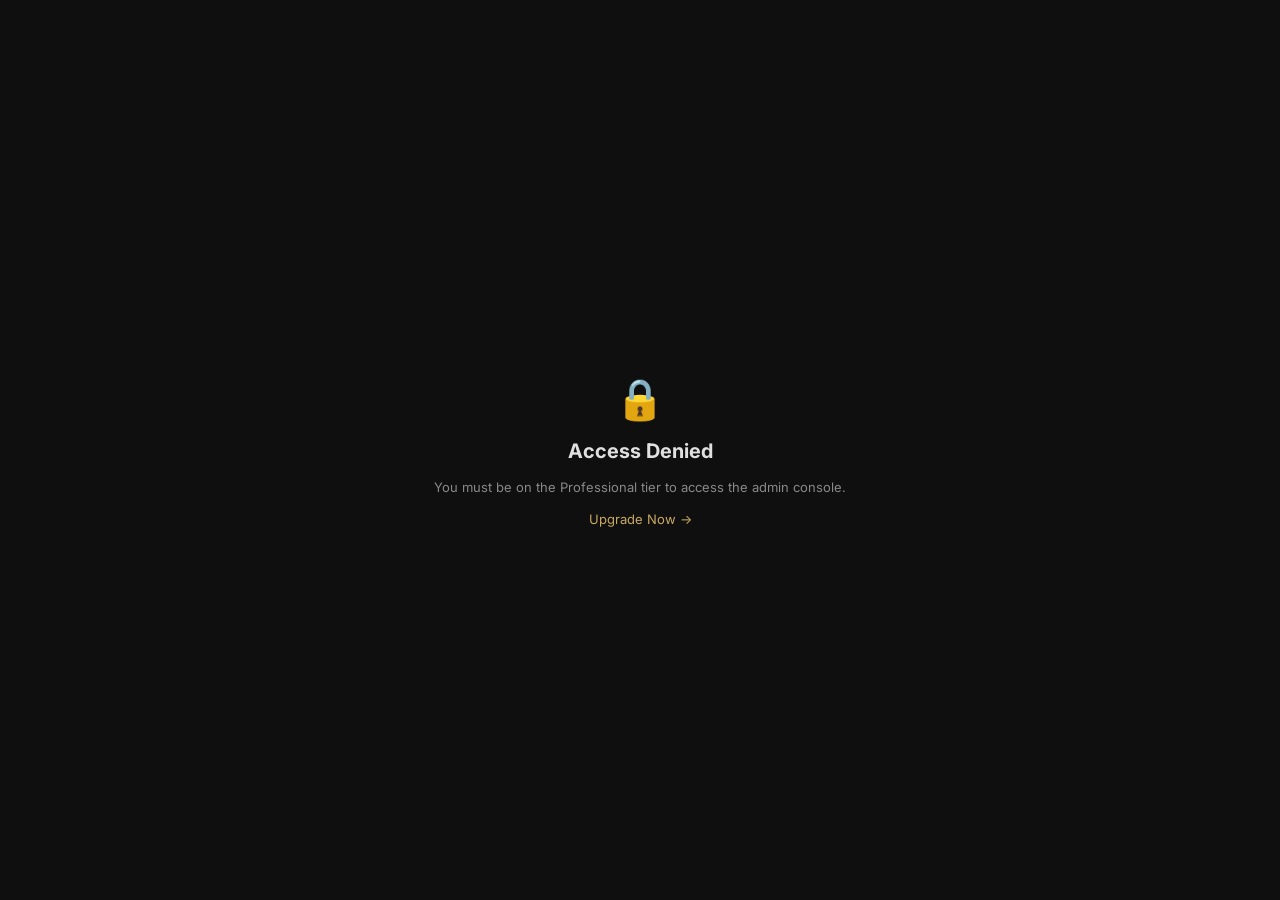
<file: frontend/admin_financials.html>
<!DOCTYPE html>
<html lang="en">
<head>
<meta charset="UTF-8">
<meta name="viewport" content="width=device-width, initial-scale=1.0">
  <meta name="theme-color" content="#1e88ff" />
  <meta name="apple-mobile-web-app-capable" content="yes" />
  <meta name="apple-mobile-web-app-status-bar-style" content="default" />
  <link rel="manifest" href="manifest.webmanifest" />
  <link rel="icon" type="image/png" sizes="32x32" href="icons/favicon-32.png" />
  <link rel="apple-touch-icon" href="icons/icon-192.png" />

<title>NSE Insights — Financials Review</title>
<link href="https://fonts.googleapis.com/css2?family=Inter:wght@400;500;600;700;800&family=JetBrains+Mono:wght@400;500;600&display=swap" rel="stylesheet">
<script src="config.js?v=2"></script>
  <script src="tier-access.js?v=1"></script>
<script src="data.js?v=5"></script>
<style>
  *, *::before, *::after { box-sizing: border-box; margin: 0; padding: 0; }

  body {
    background: #0f0f0f;
    color: #e0e0e0;
    font-family: 'Inter', system-ui, -apple-system, sans-serif;
    font-size: 13px;
    height: 100vh;
    overflow: hidden;
  }

  #app {
    display: flex;
    flex-direction: column;
    height: 100vh;
  }

  /* ── TOP BAR ── */
  .topbar {
    height: 60px;
    min-height: 60px;
    background: #141414;
    border-bottom: 1px solid #2a2a2a;
    display: flex;
    align-items: center;
    padding: 0 16px;
    gap: 12px;
    z-index: 100;
  }

  .topbar-logo {
    font-size: 16px;
    font-weight: 700;
    color: #0a3d7a;
    white-space: nowrap;
    margin-right: 8px;
  }

  .topbar-sep {
    width: 1px;
    height: 28px;
    background: #2a2a2a;
    margin: 0 4px;
  }

  .topbar-spacer { flex: 1; }

  .period-btn {
    background: #1e1e1e;
    border: 1px solid #333;
    border-radius: 4px;
    color: #aaa;
    padding: 5px 14px;
    cursor: pointer;
    font-size: 13px;
    transition: all 0.2s;
  }
  .period-btn:hover { border-color: #0a3d7a; color: #e0e0e0; }
  .period-btn.active { background: #0a3d7a; border-color: #0a3d7a; color: #000; }

  #status-badge {
    padding: 4px 10px;
    border-radius: 20px;
    font-size: 11px;
    font-weight: 600;
    letter-spacing: 0.5px;
    text-transform: uppercase;
    background: #222;
    color: #777;
    border: 1px solid #333;
    white-space: nowrap;
  }
  #status-badge.draft { background: #2a1f00; color: #f0a000; border-color: #5a3f00; }
  #status-badge.approved { background: #0a2010; color: #40c060; border-color: #1a5030; }

  .tier-badge {
    padding: 4px 10px;
    border-radius: 20px;
    font-size: 11px;
    font-weight: 600;
    background: #1a1a1a;
    color: #888;
    border: 1px solid #333;
    white-space: nowrap;
  }
  .tier-badge.tier-professional { background: #0a1a10; color: #0a3d7a; border-color: #0a3d7a; }

  .btn-save {
    background: transparent;
    border: 1px solid #0a3d7a;
    color: #0a3d7a;
    border-radius: 5px;
    padding: 6px 16px;
    font-size: 13px;
    cursor: pointer;
    transition: all 0.2s;
    white-space: nowrap;
  }
  .btn-save:hover { background: #0a1a10; }

  .btn-approve {
    background: #0a3d7a;
    border: 1px solid #0a3d7a;
    color: #000;
    border-radius: 5px;
    padding: 6px 16px;
    font-size: 13px;
    cursor: pointer;
    transition: all 0.2s;
    white-space: nowrap;
    font-weight: 600;
  }
  .btn-approve:hover { background: #c9a961; }

  /* ── MAIN LAYOUT (3 panels) ── */
  .main-layout {
    display: flex;
    flex: 1;
    overflow: hidden;
  }

  /* ── LEFT PANEL: Company List ── */
  .left-panel {
    width: 240px;
    min-width: 240px;
    background: #141414;
    border-right: 1px solid #222;
    display: flex;
    flex-direction: column;
    overflow: hidden;
  }

  .panel-header {
    padding: 10px 12px 8px;
    border-bottom: 1px solid #222;
    flex-shrink: 0;
  }

  .panel-title {
    font-size: 11px;
    font-weight: 600;
    color: #666;
    text-transform: uppercase;
    letter-spacing: 0.8px;
  }

  .company-list {
    flex: 1;
    overflow-y: auto;
    padding: 4px 0;
  }
  .company-list::-webkit-scrollbar { width: 4px; }
  .company-list::-webkit-scrollbar-track { background: transparent; }
  .company-list::-webkit-scrollbar-thumb { background: #2a2a2a; border-radius: 2px; }

  .company-item {
    display: flex;
    align-items: center;
    padding: 7px 12px;
    cursor: pointer;
    transition: background 0.15s;
    border-left: 3px solid transparent;
    gap: 8px;
  }
  .company-item:hover { background: #1e1e1e; }
  .company-item.selected { background: #0a1a10; border-left-color: #0a3d7a; }

  .status-indicator {
    width: 7px;
    height: 7px;
    border-radius: 50%;
    flex-shrink: 0;
    background: #444;
  }
  .status-indicator.approved { background: #40c060; }
  .status-indicator.draft { background: #f0a000; }

  .company-item-name {
    font-size: 12px;
    color: #ccc;
    white-space: nowrap;
    overflow: hidden;
    text-overflow: ellipsis;
    flex: 1;
  }
  .company-item.selected .company-item-name { color: #0a3d7a; }

  /* ── MIDDLE PANEL: PDF Viewer ── */
  .middle-panel {
    flex: 1;
    background: #161616;
    border-right: 1px solid #222;
    display: flex;
    flex-direction: column;
    overflow: hidden;
    min-width: 0;
  }

  .pdf-section {
    display: flex;
    flex-direction: column;
    flex: 1;
    overflow: hidden;
  }

  .pdf-section-header {
    padding: 12px 14px;
    border-bottom: 1px solid #222;
    display: flex;
    align-items: center;
    gap: 8px;
    cursor: pointer;
    background: #1a1a1a;
    flex-shrink: 0;
  }

  .pdf-toggle-arrow {
    font-size: 10px;
    color: #666;
    transition: transform 0.2s;
  }
  .pdf-toggle-arrow.collapsed { transform: rotate(-90deg); }

  .pdf-container {
    flex: 1;
    display: flex;
    flex-direction: column;
    overflow: hidden;
  }

  .pdf-container iframe {
    flex: 1;
    border: none;
    background: #222;
  }

  .pdf-open-link {
    display: flex;
    align-items: center;
    justify-content: center;
    padding: 8px;
    font-size: 12px;
    color: #888;
    background: #1a1a1a;
    border-top: 1px solid #222;
    text-decoration: none;
    transition: color 0.2s;
    cursor: pointer;
  }
  .pdf-open-link:hover { color: #c9a961; }

  .pdf-no-source {
    display: flex;
    align-items: center;
    justify-content: center;
    flex: 1;
    color: #444;
    font-size: 13px;
  }

  .pdf-empty {
    display: flex;
    align-items: center;
    justify-content: center;
    flex: 1;
    color: #444;
    font-size: 13px;
  }

  /* ── RIGHT PANEL: Financial Data ── */
  .right-panel {
    width: 420px;
    min-width: 420px;
    background: #161616;
    display: flex;
    flex-direction: column;
    overflow: hidden;
  }

  .data-header {
    padding: 12px 14px;
    border-bottom: 1px solid #222;
    flex-shrink: 0;
  }

  .data-header-title {
    font-size: 11px;
    color: #666;
    text-transform: uppercase;
    letter-spacing: 0.5px;
  }

  .data-header-name {
    font-size: 13px;
    color: #ccc;
    font-weight: 500;
    margin-top: 4px;
  }

  /* ── TABS ── */
  .tabs {
    display: flex;
    border-bottom: 1px solid #222;
    flex-shrink: 0;
    background: #1a1a1a;
    padding: 0 12px;
    gap: 0;
    overflow-x: auto;
  }

  .tab-btn {
    flex: 0 1 auto;
    padding: 10px 12px;
    font-size: 12px;
    color: #666;
    cursor: pointer;
    border-bottom: 2px solid transparent;
    background: none;
    border: none;
    transition: all 0.2s;
    white-space: nowrap;
  }
  .tab-btn:hover { color: #aaa; }
  .tab-btn.active { color: #0a3d7a; border-bottom-color: #0a3d7a; }

  /* ── TAB CONTENT ── */
  #tab-content {
    flex: 1;
    overflow-y: auto;
    padding: 12px;
  }
  #tab-content::-webkit-scrollbar { width: 4px; }
  #tab-content::-webkit-scrollbar-track { background: transparent; }
  #tab-content::-webkit-scrollbar-thumb { background: #2a2a2a; border-radius: 2px; }

  .summary-grid {
    display: grid;
    grid-template-columns: repeat(auto-fit, minmax(180px, 1fr));
    gap: 10px;
  }

  .summary-card {
    background: #1a1a1a;
    border: 1px solid #222;
    border-radius: 6px;
    padding: 10px;
    transition: border-color 0.2s;
  }
  .summary-card:hover { border-color: #0a3d7a; }

  .summary-label {
    font-size: 10px;
    color: #666;
    text-transform: uppercase;
    letter-spacing: 0.5px;
    margin-bottom: 6px;
  }

  .summary-value {
    font-size: 14px;
    font-weight: 600;
    color: #0a3d7a;
    font-family: 'JetBrains Mono', monospace;
  }

  .financial-table {
    width: 100%;
    border-collapse: collapse;
    font-size: 11px;
  }

  th {
    background: #1a1a1a;
    border-bottom: 1px solid #222;
    padding: 6px 8px;
    text-align: left;
    color: #888;
    font-weight: 600;
  }

  td {
    padding: 6px 8px;
    border-bottom: 1px solid #222;
  }

  .metric-label {
    color: #ccc;
    font-weight: 500;
  }

  tr:hover { background: #1a1a1a; }

  .valuation-grid {
    display: grid;
    grid-template-columns: repeat(auto-fit, minmax(180px, 1fr));
    gap: 10px;
  }

  .valuation-card {
    background: #1a1a1a;
    border: 1px solid #222;
    border-radius: 6px;
    padding: 10px;
    transition: border-color 0.2s;
  }
  .valuation-card:hover { border-color: #0a3d7a; }

  .valuation-label {
    font-size: 10px;
    color: #666;
    text-transform: uppercase;
    letter-spacing: 0.5px;
    margin-bottom: 6px;
  }

  .valuation-value {
    font-size: 14px;
    font-weight: 600;
    color: #0a3d7a;
    font-family: 'JetBrains Mono', monospace;
  }

  .notes-textarea {
    width: 100%;
    min-height: 150px;
    background: #1e1e1e;
    border: 1px solid #333;
    border-radius: 4px;
    color: #e0e0e0;
    padding: 8px;
    font-family: inherit;
    resize: vertical;
    outline: none;
  }
  .notes-textarea:focus { border-color: #0a3d7a; }

  .notes-hint {
    font-size: 10px;
    color: #666;
    margin-top: 6px;
  }

  .hidden { display: none !important; }

  .text-muted { color: #666; }

  .toast {
    position: fixed;
    bottom: 20px;
    right: 20px;
    background: #1a1a1a;
    border: 1px solid #333;
    border-radius: 6px;
    padding: 10px 16px;
    font-size: 13px;
    color: #e0e0e0;
    z-index: 9999;
    opacity: 0;
    transform: translateY(8px);
    transition: all 0.3s;
    pointer-events: none;
  }
  .toast.show { opacity: 1; transform: translateY(0); }

  .empty-state {
    display: flex;
    align-items: center;
    justify-content: center;
    flex-direction: column;
    gap: 10px;
    height: 100%;
    color: #444;
  }
  .empty-state-icon { font-size: 40px; }
  .empty-state-text { font-size: 14px; }
</style>
</head>
<body class="light">
<div id="app">

  <!-- TOP BAR -->
  <div class="topbar">
    <div class="topbar-logo">NSE Financials Review</div>
    <div class="topbar-sep"></div>
    <button class="btn-save" onclick="window.location.href = '/dashboard'" title="Back to Dashboard">← Dashboard</button>

    <div class="year-buttons" style="display: flex; gap: 4px; margin-left: 12px;">
      <button class="period-btn active" data-period="annual">Annual</button>
      <button class="period-btn" data-period="quarterly">Quarterly</button>
    </div>

    <span id="status-badge">○ Draft</span>
    <span class="tier-badge" id="tier-badge" title="Your current subscription tier">Professional</span>

    <div class="topbar-spacer"></div>

    <button id="save-review-btn" class="btn-save" onclick="saveReview()">Save Review</button>
    <button id="approve-review-btn" class="btn-approve" onclick="approveReview()">Approve ✓</button>
  </div>

  <!-- MAIN LAYOUT (3 PANELS) -->
  <div class="main-layout">

    <!-- LEFT PANEL: Company List -->
    <div class="left-panel">
      <div class="panel-header">
        <div class="panel-title">Companies</div>
      </div>
      <div class="company-list" id="company-list"></div>
    </div>

    <!-- MIDDLE PANEL: PDF Viewer -->
    <div class="middle-panel">
      <div class="pdf-section" id="pdf-section">
        <div class="pdf-section-header" onclick="togglePdfSection()">
          <span class="panel-title" style="margin: 0;">Source Document</span>
          <span class="pdf-toggle-arrow" id="pdf-toggle-arrow">▼</span>
        </div>
        <div id="pdf-viewer-wrap">
          <div class="pdf-container" id="pdf-container" style="display:none">
            <iframe id="pdf-iframe" src="about:blank"></iframe>
            <a id="pdf-open-link" class="pdf-open-link" href="#" target="_blank">Open in new tab ↗</a>
          </div>
          <div class="pdf-no-source" id="pdf-no-source" style="display:none">No source document available</div>
          <div class="pdf-empty" id="pdf-empty">Select a company to view source documents</div>
        </div>
      </div>
    </div>

    <!-- RIGHT PANEL: Financial Data -->
    <div class="right-panel">
      <div class="data-header">
        <span class="data-header-title">Financial Data</span>
        <span class="data-header-name" id="company-name">—</span>
      </div>

      <!-- TABS -->
      <div class="tabs">
        <button class="tab-btn active" data-tab="summary">Summary</button>
        <button class="tab-btn" data-tab="income">Income Statement</button>
        <button class="tab-btn" data-tab="balance">Balance Sheet</button>
        <button class="tab-btn" data-tab="valuation">Valuation</button>
        <button class="tab-btn" data-tab="notes">Notes</button>
      </div>

      <!-- TAB CONTENT -->
      <div id="tab-content"></div>
    </div>

  </div>

</div>

<div class="toast" id="toast"></div>

<script src="admin_financials.js?v=2"></script>
  <script>
    if ('serviceWorker' in navigator) { window.addEventListener('load', () => navigator.serviceWorker.register('sw.js').catch(()=>{})); }
  </script>
</body>
</html>
</file>
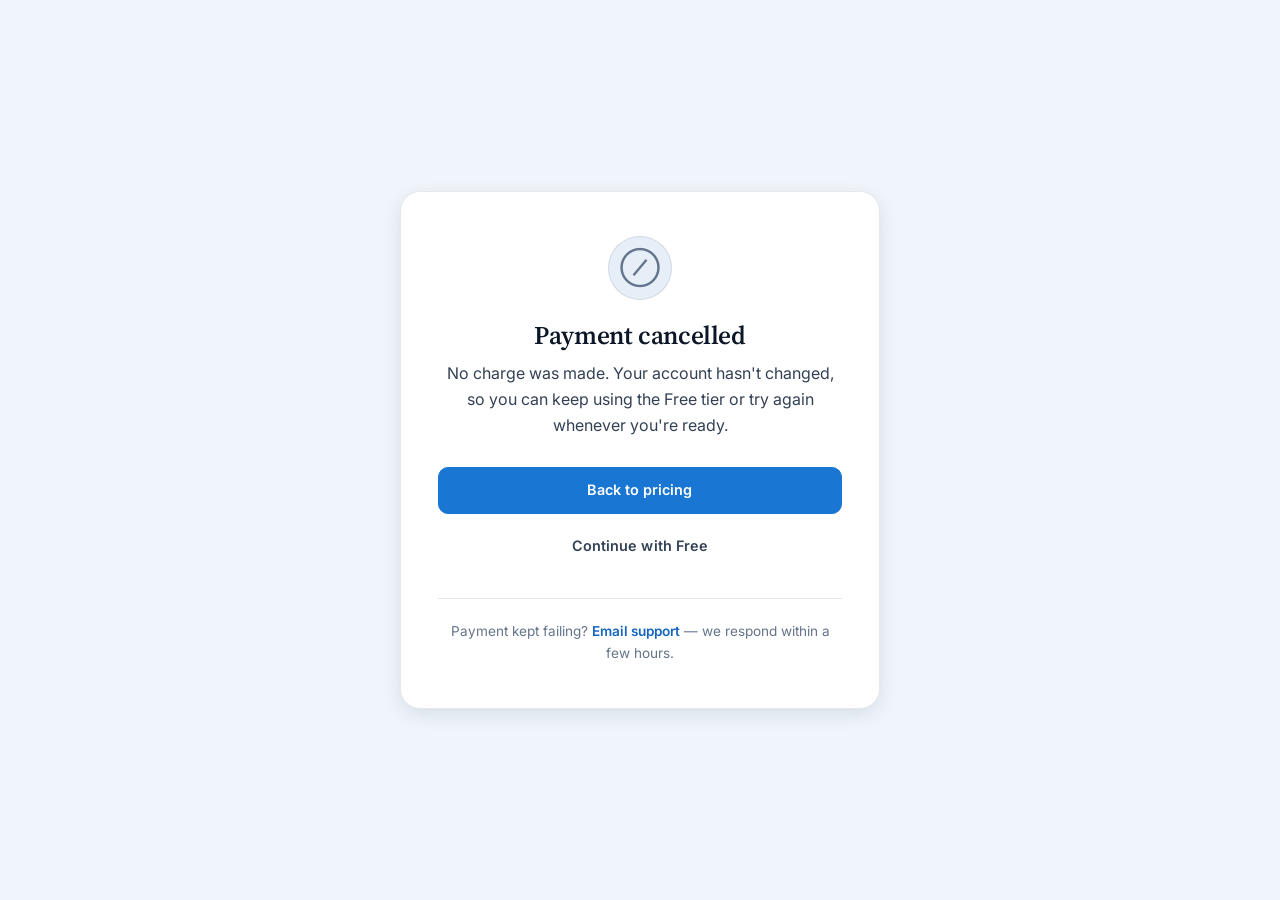
<file: frontend/checkout-cancel.html>
<!DOCTYPE html>
<html lang="en">
<head>
<meta charset="UTF-8" />
<meta name="viewport" content="width=device-width, initial-scale=1.0" />
  <meta name="theme-color" content="#1e88ff" />
  <meta name="apple-mobile-web-app-capable" content="yes" />
  <meta name="apple-mobile-web-app-status-bar-style" content="default" />
  <link rel="manifest" href="manifest.webmanifest" />
  <link rel="icon" type="image/png" sizes="32x32" href="icons/favicon-32.png" />
  <link rel="apple-touch-icon" href="icons/icon-192.png" />

<title>Payment cancelled — NSE Insights</title>
<link rel="stylesheet" href="tokens.css" />
<style>
  body { min-height: 100vh; display: grid; place-items: center; padding: 2rem 1rem; }
  .wrap {
    max-width: 480px;
    background: var(--bg-card);
    border: 1px solid var(--border);
    border-radius: var(--radius-xl);
    box-shadow: var(--shadow-md);
    padding: 2.8rem 2.3rem;
    text-align: center;
  }
  .icon {
    width: 64px; height: 64px;
    margin: 0 auto 1.2rem;
    border-radius: 50%;
    background: var(--bg-sunk);
    color: var(--text-muted);
    display: grid; place-items: center;
    font-size: 1.8rem;
    border: 1px solid var(--border);
  }
  h1 { font-family: var(--font-serif); font-size: 1.6rem; margin-bottom: 0.7rem; }
  p { color: var(--text-secondary); margin-bottom: 1.8rem; line-height: 1.6; }
  .actions { display: flex; flex-direction: column; gap: 0.55rem; }
  .help {
    margin-top: 1.8rem;
    padding-top: 1.4rem;
    border-top: 1px solid var(--border);
    font-size: 0.85rem;
    color: var(--text-muted);
  }
  .help a { color: var(--navy-700); font-weight: 600; }
</style>
</head>
<body class="light">
<div class="wrap">
  <div class="icon">⊘</div>
  <h1>Payment cancelled</h1>
  <p>No charge was made. Your account hasn't changed, so you can keep using the Free tier or try again whenever you're ready.</p>
  <div class="actions">
    <a href="pricing.html" class="btn btn-primary">Back to pricing</a>
    <a href="/dashboard" class="btn btn-ghost">Continue with Free</a>
  </div>
  <div class="help">
    Payment kept failing? <a href="mailto:support@nseinsights.co.ke">Email support</a> — we respond within a few hours.
  </div>
</div>
  <script>
    if ('serviceWorker' in navigator) { window.addEventListener('load', () => navigator.serviceWorker.register('sw.js').catch(()=>{})); }
  </script>
</body>
</html>
</file>
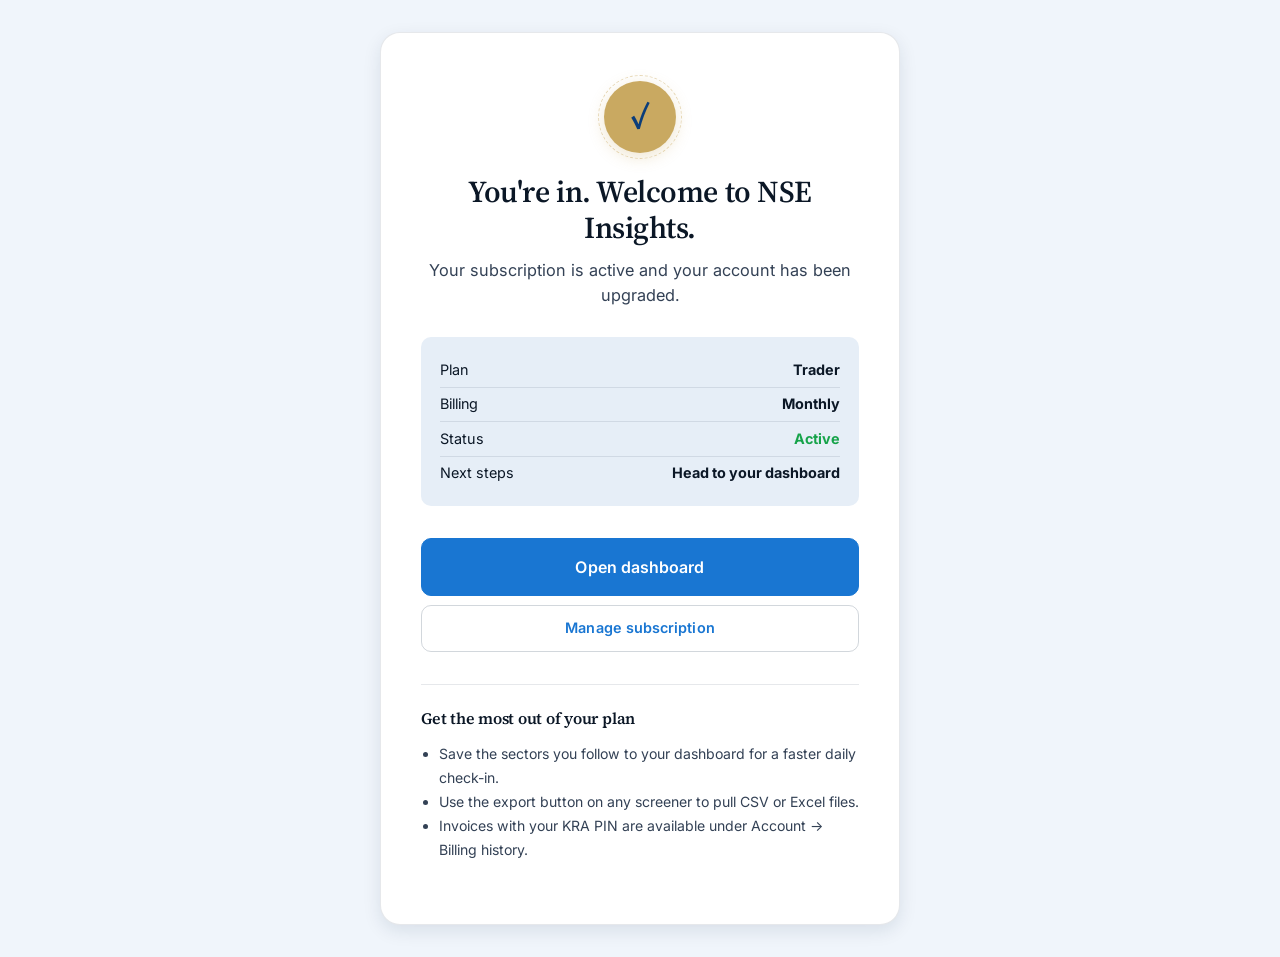
<file: frontend/checkout-success.html>
<!DOCTYPE html>
<html lang="en">
<head>
<meta charset="UTF-8" />
<meta name="viewport" content="width=device-width, initial-scale=1.0" />
  <meta name="theme-color" content="#1e88ff" />
  <meta name="apple-mobile-web-app-capable" content="yes" />
  <meta name="apple-mobile-web-app-status-bar-style" content="default" />
  <link rel="manifest" href="manifest.webmanifest" />
  <link rel="icon" type="image/png" sizes="32x32" href="icons/favicon-32.png" />
  <link rel="apple-touch-icon" href="icons/icon-192.png" />

<title>Welcome aboard — NSE Insights</title>
<link rel="stylesheet" href="tokens.css" />
<style>
  body { min-height: 100vh; display: grid; place-items: center; padding: 2rem 1rem; }
  .wrap {
    max-width: 520px;
    background: var(--bg-card);
    border: 1px solid var(--border);
    border-radius: var(--radius-xl);
    box-shadow: var(--shadow-md);
    padding: 3rem 2.5rem;
    text-align: center;
  }
  .seal {
    width: 72px; height: 72px;
    margin: 0 auto 1.3rem;
    border-radius: 50%;
    background: var(--gold-500);
    color: var(--navy-900);
    display: grid; place-items: center;
    font-family: var(--font-serif);
    font-size: 2.1rem;
    font-weight: 700;
    box-shadow: var(--shadow-gold);
    position: relative;
  }
  .seal::after {
    content: '';
    position: absolute;
    inset: -6px;
    border-radius: 50%;
    border: 1px dashed var(--border-gold);
  }
  h1 { font-family: var(--font-serif); font-size: 1.9rem; margin-bottom: 0.7rem; }
  p.lead { font-size: 1.02rem; color: var(--text-secondary); margin-bottom: 1.8rem; }
  .receipt {
    background: var(--bg-sunk);
    border-radius: var(--radius-md);
    padding: 1rem 1.2rem;
    margin-bottom: 2rem;
    text-align: left;
    font-size: 0.9rem;
  }
  .receipt div { display: flex; justify-content: space-between; padding: 0.35rem 0; }
  .receipt div + div { border-top: 1px solid var(--border); }
  .receipt strong { color: var(--text-primary); }
  .actions { display: flex; flex-direction: column; gap: 0.6rem; }
  .tips {
    margin-top: 2rem;
    padding-top: 1.5rem;
    border-top: 1px solid var(--border);
    text-align: left;
  }
  .tips h4 { font-family: var(--font-serif); font-size: 1rem; margin-bottom: 0.7rem; }
  .tips ul { padding-left: 1.1rem; color: var(--text-secondary); font-size: 0.88rem; line-height: 1.7; }
  .demo-note {
    margin-top: 1rem;
    padding: 0.7rem 0.9rem;
    background: var(--gold-100);
    color: var(--gold-700);
    border: 1px solid var(--border-gold);
    border-radius: var(--radius-md);
    font-size: 0.8rem;
    display: none;
  }
  .demo-note.visible { display: block; }
</style>
</head>
<body class="light">
<div class="wrap">
  <div class="seal">✓</div>
  <h1>You're in. Welcome to NSE Insights.</h1>
  <p class="lead">Your subscription is active and your account has been upgraded.</p>

  <div class="receipt">
    <div><span>Plan</span><strong id="planLabel">Trader</strong></div>
    <div><span>Billing</span><strong id="intervalLabel">Monthly</strong></div>
    <div><span>Status</span><strong style="color: var(--up);">Active</strong></div>
    <div><span>Next steps</span><strong>Head to your dashboard</strong></div>
  </div>

  <div class="actions">
    <a href="/dashboard" class="btn btn-primary btn-lg">Open dashboard</a>
    <a href="account.html" class="btn btn-outline">Manage subscription</a>
  </div>

  <div class="tips">
    <h4>Get the most out of your plan</h4>
    <ul>
      <li>Save the sectors you follow to your dashboard for a faster daily check-in.</li>
      <li>Use the export button on any screener to pull CSV or Excel files.</li>
      <li>Invoices with your KRA PIN are available under Account → Billing history.</li>
    </ul>
  </div>

  <div class="demo-note" id="demoNote">
    <strong>Demo mode:</strong> no real charge was made. When you wire Stripe/M-Pesa in production this page will appear after successful checkout.
  </div>
</div>
<script>
  const params = new URLSearchParams(location.search);
  const plan = params.get('plan') || localStorage.getItem('subscription_plan') || 'trader';
  const interval = localStorage.getItem('subscription_interval') || 'monthly';
  const planNames = { trader: 'Trader', professional: 'Professional', free: 'Free' };
  document.getElementById('planLabel').textContent = planNames[plan] || plan;
  document.getElementById('intervalLabel').textContent = interval.charAt(0).toUpperCase() + interval.slice(1);
  if (params.get('demo') === '1') document.getElementById('demoNote').classList.add('visible');
</script>
  <script>
    if ('serviceWorker' in navigator) { window.addEventListener('load', () => navigator.serviceWorker.register('sw.js').catch(()=>{})); }
  </script>
</body>
</html>
</file>
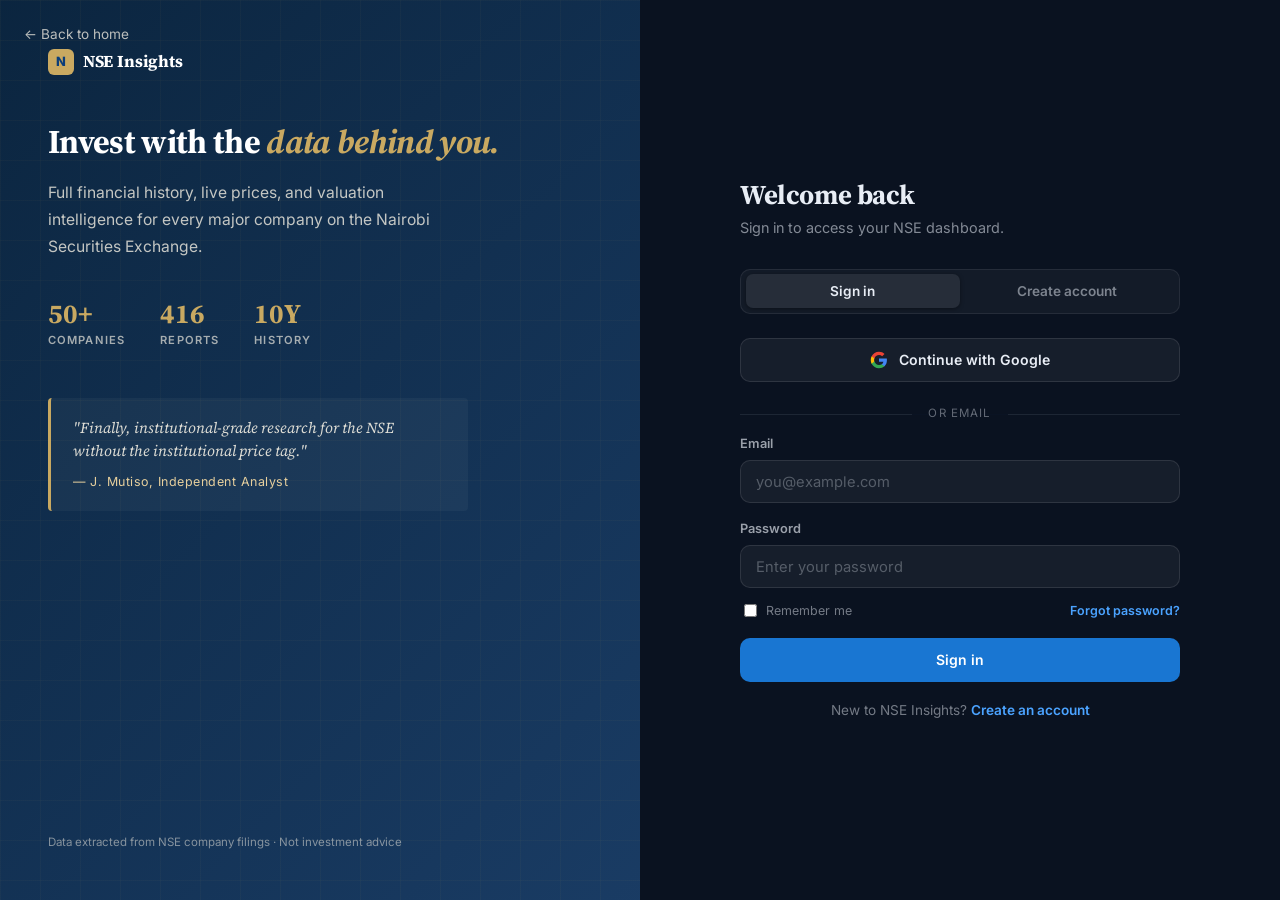
<file: frontend/login.html>
<!DOCTYPE html>
<html lang="en">
<head>
  <meta charset="UTF-8" />
  <meta name="viewport" content="width=device-width, initial-scale=1.0" />
  <meta name="theme-color" content="#1e88ff" />
  <meta name="apple-mobile-web-app-capable" content="yes" />
  <meta name="apple-mobile-web-app-status-bar-style" content="default" />
  <link rel="manifest" href="manifest.webmanifest" />
  <link rel="icon" type="image/png" sizes="32x32" href="icons/favicon-32.png" />
  <link rel="apple-touch-icon" href="icons/icon-192.png" />

  <title>Sign in — NSE Insights</title>
  <link rel="stylesheet" href="tokens.css" />
  <link rel="stylesheet" href="components.css" />
  <style>
    html, body { height: 100%; }
    body {
      display: grid;
      grid-template-columns: 1fr 1fr;
      min-height: 100vh;
      background: #0a1220;
    }

    /* ── LEFT — brand panel ─────────────────────── */
    .left {
      background:
        linear-gradient(135deg, rgba(10,37,64,0.97) 0%, rgba(26,61,102,0.97) 100%),
        radial-gradient(circle at 30% 20%, rgba(201,169,97,0.22) 0%, transparent 55%);
      color: var(--text-on-navy);
      padding: 3rem;
      display: flex;
      flex-direction: column;
      justify-content: space-between;
      position: relative;
      overflow: hidden;
    }
    .left::before {
      content: '';
      position: absolute; inset: 0;
      background-image:
        linear-gradient(rgba(201,169,97,0.04) 1px, transparent 1px),
        linear-gradient(90deg, rgba(201,169,97,0.04) 1px, transparent 1px);
      background-size: 40px 40px;
      pointer-events: none;
    }
    .left-content { position: relative; z-index: 1; }

    .left .brand { color: var(--text-on-navy); }
    .left .brand-mark { background: var(--gold-500); color: var(--navy-900); box-shadow: none; }

    .panel-tagline {
      font-family: var(--font-serif);
      font-size: clamp(1.8rem, 2.6vw, 2.6rem);
      font-weight: 700;
      line-height: 1.15;
      letter-spacing: -0.02em;
      margin: 3rem 0 1.2rem;
      color: var(--text-on-navy);
    }
    .panel-tagline .accent { color: var(--gold-500); font-style: italic; }
    .panel-sub {
      color: rgba(247,242,230,0.78);
      font-size: 0.98rem;
      line-height: 1.7;
      max-width: 400px;
      margin-bottom: 2.5rem;
    }
    .panel-stats { display: flex; gap: 2.2rem; flex-wrap: wrap; }
    .panel-stat .num {
      font-family: var(--font-serif);
      font-size: 1.7rem;
      font-weight: 700;
      color: var(--gold-500);
      line-height: 1;
    }
    .panel-stat .lbl {
      font-size: 0.7rem;
      color: rgba(247,242,230,0.65);
      margin-top: 0.3rem;
      text-transform: uppercase;
      letter-spacing: 0.1em;
      font-weight: 600;
    }

    .testimonial {
      margin-top: 3rem;
      padding: 1.2rem 1.4rem;
      background: rgba(247,242,230,0.04);
      border-left: 3px solid var(--gold-500);
      border-radius: 4px;
      max-width: 420px;
    }
    .testimonial p {
      color: rgba(247,242,230,0.88);
      font-family: var(--font-serif);
      font-style: italic;
      font-size: 0.95rem;
      line-height: 1.5;
      margin-bottom: 0.6rem;
    }
    .testimonial .author {
      font-size: 0.78rem;
      color: var(--gold-300);
      letter-spacing: 0.04em;
    }

    .panel-footer { font-size: 0.72rem; color: rgba(247,242,230,0.5); position: relative; z-index: 1; }

    /* ── RIGHT — form ──────────────────────────── */
    .right {
      display: flex;
      align-items: center;
      justify-content: center;
      padding: 3rem 2rem;
      background: #0a1220;
    }
    .auth-box { width: 100%; max-width: 440px; }

    .auth-heading {
      font-family: var(--font-serif);
      font-size: 1.7rem;
      font-weight: 700;
      color: #e8edf5;
      margin-bottom: 0.35rem;
    }
    .auth-subheading {
      font-size: 0.9rem;
      color: rgba(232,237,245,0.55);
      margin-bottom: 1.8rem;
    }

    .auth-tabs {
      display: flex;
      background: rgba(255,255,255,0.04);
      border: 1px solid rgba(255,255,255,0.08);
      border-radius: var(--radius-md);
      padding: 0.3rem;
      margin-bottom: 1.5rem;
    }
    .auth-tab {
      flex: 1;
      background: transparent;
      border: none;
      color: rgba(232,237,245,0.50);
      padding: 0.55rem;
      border-radius: 7px;
      font-size: 0.85rem;
      font-weight: 600;
      cursor: pointer;
      transition: all 0.2s;
    }
    .auth-tab.active {
      background: rgba(255,255,255,0.08);
      color: #e8edf5;
      box-shadow: 0 1px 4px rgba(0,0,0,0.4);
    }

    .btn-google {
      width: 100%;
      display: flex;
      align-items: center;
      justify-content: center;
      gap: 0.65rem;
      background: rgba(255,255,255,0.05);
      border: 1px solid rgba(255,255,255,0.10);
      color: #e8edf5;
      padding: 0.75rem;
      border-radius: var(--radius-md);
      font-size: 0.88rem;
      font-weight: 600;
      cursor: pointer;
      transition: all 0.2s;
      margin-bottom: 1.2rem;
    }
    .btn-google:hover { border-color: rgba(255,255,255,0.20); background: rgba(255,255,255,0.08); }

    .divider { display: flex; align-items: center; gap: 1rem; margin-bottom: 1.2rem; }
    .divider-line { flex: 1; height: 1px; background: rgba(255,255,255,0.08); }
    .divider-text { font-size: 0.72rem; color: rgba(232,237,245,0.40); text-transform: uppercase; letter-spacing: 0.1em; }

    .field { margin-bottom: 1rem; }
    .field label {
      display: block;
      font-size: 0.8rem;
      font-weight: 600;
      color: rgba(232,237,245,0.65);
      margin-bottom: 0.4rem;
    }
    .field input {
      width: 100%;
      background: rgba(255,255,255,0.05);
      border: 1px solid rgba(255,255,255,0.10);
      color: #e8edf5;
      padding: 0.72rem 0.95rem;
      border-radius: var(--radius-md);
      font-size: 0.92rem;
      outline: none;
      transition: all 0.15s;
    }
    .field input::placeholder { color: rgba(232,237,245,0.30); }
    .field input:focus {
      border-color: var(--blue-500);
      box-shadow: 0 0 0 3px rgba(30,136,255,0.15);
    }

    .row-between {
      display: flex;
      justify-content: space-between;
      align-items: center;
      margin: -0.2rem 0 1.1rem;
    }
    .remember-me {
      display: flex;
      align-items: center;
      gap: 0.4rem;
      font-size: 0.78rem;
      color: rgba(232,237,245,0.48);
    }
    .forgot-link {
      font-size: 0.78rem;
      color: var(--blue-400);
      font-weight: 600;
      text-decoration: none;
    }
    .forgot-link:hover { color: var(--gold-400); text-decoration: underline; }

    .name-row { display: grid; grid-template-columns: 1fr 1fr; gap: 0.8rem; }

    .form-panel { display: none; }
    .form-panel.active { display: block; }

    .auth-footer { text-align: center; font-size: 0.85rem; color: rgba(232,237,245,0.48); margin-top: 1.1rem; }
    .auth-footer a { color: var(--blue-400); font-weight: 600; }
    .auth-footer a:hover { color: var(--gold-400); }

    .terms-note { font-size: 0.72rem; color: rgba(232,237,245,0.40); text-align: center; line-height: 1.5; margin-top: 1rem; }
    .terms-note a { color: rgba(232,237,245,0.50); text-decoration: underline; }

    .alert {
      padding: 0.7rem 1rem;
      border-radius: var(--radius-md);
      font-size: 0.85rem;
      margin-bottom: 1rem;
      display: none;
    }
    .alert.show { display: block; }
    .alert-error { background: rgba(248,113,113,0.10); color: #f87171; border: 1px solid rgba(248,113,113,0.25); }
    .alert-success { background: rgba(74,222,128,0.10); color: #4ade80; border: 1px solid rgba(74,222,128,0.25); }
    .alert-info { background: rgba(201,169,97,0.10); color: var(--gold-400); border: 1px solid rgba(201,169,97,0.25); }

    .back-home {
      position: absolute;
      top: 1.5rem;
      left: 1.5rem;
      font-size: 0.85rem;
      color: rgba(247,242,230,0.75);
      text-decoration: none;
      display: flex;
      align-items: center;
      gap: 0.4rem;
      z-index: 2;
    }
    .back-home:hover { color: var(--gold-500); }

    @media (max-width: 768px) {
      body { grid-template-columns: 1fr; }
      .left { display: none; }
      .right { padding: 2.5rem 1.25rem; align-items: flex-start; padding-top: 3.5rem; }
    }
  </style>
</head>
<body data-surface="marketing">

  <!-- LEFT -->
  <div class="left">
    <a class="back-home" href="landing.html">&larr; Back to home</a>
    <div class="left-content">
      <a class="brand" href="landing.html">
        <span class="brand-mark">N</span>
        NSE Insights
      </a>

      <h2 class="panel-tagline">
        Invest with the <span class="accent">data behind you.</span>
      </h2>
      <p class="panel-sub">
        Full financial history, live prices, and valuation intelligence for every major company on the Nairobi Securities Exchange.
      </p>

      <div class="panel-stats">
        <div class="panel-stat"><div class="num">50+</div><div class="lbl">Companies</div></div>
        <div class="panel-stat"><div class="num">416</div><div class="lbl">Reports</div></div>
        <div class="panel-stat"><div class="num">10Y</div><div class="lbl">History</div></div>
      </div>

      <div class="testimonial">
        <p>"Finally, institutional-grade research for the NSE without the institutional price tag."</p>
        <div class="author">— J. Mutiso, Independent Analyst</div>
      </div>
    </div>

    <div class="panel-footer">
      Data extracted from NSE company filings &middot; Not investment advice
    </div>
  </div>

  <!-- RIGHT -->
  <div class="right">
    <div class="auth-box">
      <h1 class="auth-heading" id="auth-heading">Welcome back</h1>
      <p class="auth-subheading" id="auth-subheading">Sign in to access your NSE dashboard.</p>

      <div class="auth-tabs">
        <button class="auth-tab active" id="tab-login" onclick="switchTab('login')">Sign in</button>
        <button class="auth-tab" id="tab-signup" onclick="switchTab('signup')">Create account</button>
      </div>

      <div class="alert alert-error" id="alert-error"></div>
      <div class="alert alert-success" id="alert-success"></div>
      <div class="alert alert-info" id="alert-info"></div>

      <button class="btn-google" onclick="handleGoogle()">
        <svg width="18" height="18" viewBox="0 0 24 24" aria-hidden="true">
          <path fill="#4285F4" d="M22.56 12.25c0-.78-.07-1.53-.2-2.25H12v4.26h5.92c-.26 1.37-1.04 2.53-2.21 3.31v2.77h3.57c2.08-1.92 3.28-4.74 3.28-8.09z"/>
          <path fill="#34A853" d="M12 23c2.97 0 5.46-.98 7.28-2.66l-3.57-2.77c-.98.66-2.23 1.06-3.71 1.06-2.86 0-5.29-1.93-6.16-4.53H2.18v2.84C3.99 20.53 7.7 23 12 23z"/>
          <path fill="#FBBC05" d="M5.84 14.09c-.22-.66-.35-1.36-.35-2.09s.13-1.43.35-2.09V7.07H2.18C1.43 8.55 1 10.22 1 12s.43 3.45 1.18 4.93l2.85-2.22.81-.62z"/>
          <path fill="#EA4335" d="M12 5.38c1.62 0 3.06.56 4.21 1.64l3.15-3.15C17.45 2.09 14.97 1 12 1 7.7 1 3.99 3.47 2.18 7.07l3.66 2.84c.87-2.6 3.3-4.53 6.16-4.53z"/>
        </svg>
        Continue with Google
      </button>

      <div class="divider">
        <div class="divider-line"></div>
        <span class="divider-text">or email</span>
        <div class="divider-line"></div>
      </div>

      <!-- LOGIN -->
      <div class="form-panel active" id="panel-login">
        <form onsubmit="handleLogin(event)">
          <div class="field">
            <label for="login-email">Email</label>
            <input id="login-email" type="email" placeholder="you@example.com" autocomplete="email" required />
          </div>
          <div class="field">
            <label for="login-password">Password</label>
            <input id="login-password" type="password" placeholder="Enter your password" autocomplete="current-password" required />
          </div>
          <div class="row-between">
            <label class="remember-me"><input type="checkbox" /> Remember me</label>
            <a class="forgot-link" href="#" onclick="handleForgot(event)">Forgot password?</a>
          </div>
          <button type="submit" class="btn btn-primary btn-block btn-lg" id="btn-login-submit">Sign in</button>
        </form>
        <div class="auth-footer">
          New to NSE Insights? <a href="#" onclick="switchTab('signup'); return false;">Create an account</a>
        </div>
      </div>

      <!-- SIGNUP -->
      <div class="form-panel" id="panel-signup">
        <form onsubmit="handleSignup(event)">
          <div class="name-row">
            <div class="field">
              <label for="signup-first">First name</label>
              <input id="signup-first" type="text" placeholder="Wanjiru" autocomplete="given-name" required />
            </div>
            <div class="field">
              <label for="signup-last">Last name</label>
              <input id="signup-last" type="text" placeholder="Mwangi" autocomplete="family-name" required />
            </div>
          </div>
          <div class="field">
            <label for="signup-email">Email</label>
            <input id="signup-email" type="email" placeholder="you@example.com" autocomplete="email" required />
          </div>
          <div class="field">
            <label for="signup-password">Password</label>
            <input id="signup-password" type="password" placeholder="At least 8 characters" autocomplete="new-password" required minlength="8" />
          </div>
          <button type="submit" class="btn btn-primary btn-block btn-lg" id="btn-signup-submit">Create account</button>
        </form>
        <p class="terms-note">
          By creating an account you agree to our <a href="terms.html">Terms of Service</a> and <a href="privacy.html">Privacy Policy</a>.
        </p>
        <div class="auth-footer">
          Already have an account? <a href="#" onclick="switchTab('login'); return false;">Sign in</a>
        </div>
      </div>

    </div>
  </div>

  <!-- Supabase + payments keys come from frontend/config.js -->
  <script src="config.js?v=2"></script>
  <script src="supabase-client.js?v=1"></script>

  <script>
    const $ = (id) => document.getElementById(id);

    function hideAlerts() {
      ['alert-error', 'alert-success', 'alert-info'].forEach(id => $(id).classList.remove('show'));
    }
    function showAlert(kind, msg) {
      hideAlerts();
      const el = $('alert-' + kind);
      el.textContent = msg;
      el.classList.add('show');
    }

    // Demo-mode banner on page load
    window.addEventListener('DOMContentLoaded', () => {
      if (window.AuthAPI && window.AuthAPI.DEMO_MODE) {
        showAlert('info', 'Demo mode — Supabase keys not set. Forms still work; sessions persist locally.');
      }
      if (window.location.hash === '#signup') switchTab('signup');
    });

    function switchTab(tab) {
      hideAlerts();
      $('tab-login').classList.toggle('active', tab === 'login');
      $('tab-signup').classList.toggle('active', tab === 'signup');
      $('panel-login').classList.toggle('active', tab === 'login');
      $('panel-signup').classList.toggle('active', tab === 'signup');
      $('auth-heading').textContent = tab === 'signup' ? 'Create your account' : 'Welcome back';
      $('auth-subheading').textContent = tab === 'signup'
        ? 'Start with a free plan. No card required.'
        : 'Sign in to access your NSE dashboard.';
      history.replaceState(null, '', tab === 'signup' ? '#signup' : '#login');
    }

    async function handleLogin(e) {
      e.preventDefault();
      hideAlerts();
      const btn = $('btn-login-submit');
      btn.disabled = true; btn.textContent = 'Signing in…';
      const res = await window.AuthAPI.signIn({
        email:    $('login-email').value.trim(),
        password: $('login-password').value
      });
      btn.disabled = false; btn.textContent = 'Sign in';
      if (!res.ok) return showAlert('error', res.error || 'Could not sign in.');
      showAlert('success', 'Signed in. Redirecting…');
      setTimeout(() => window.location.href = '/dashboard', 700);
    }

    async function handleSignup(e) {
      e.preventDefault();
      hideAlerts();
      const btn = $('btn-signup-submit');
      btn.disabled = true; btn.textContent = 'Creating account…';
      const res = await window.AuthAPI.signUp({
        firstName: $('signup-first').value.trim(),
        lastName:  $('signup-last').value.trim(),
        email:     $('signup-email').value.trim(),
        password:  $('signup-password').value
      });
      btn.disabled = false; btn.textContent = 'Create account';
      if (!res.ok) return showAlert('error', res.error || 'Could not create account.');
      if (res.demo) {
        showAlert('success', 'Demo account created. Redirecting…');
        setTimeout(() => window.location.href = '/dashboard', 700);
      } else {
        showAlert('success', 'Account created. Check your email to verify, then sign in.');
        setTimeout(() => switchTab('login'), 1200);
      }
    }

    async function handleGoogle() {
      hideAlerts();
      const res = await window.AuthAPI.signInWithGoogle();
      if (!res.ok) showAlert('error', res.error || 'Google sign-in failed.');
    }

    async function handleForgot(e) {
      e.preventDefault();
      const email = $('login-email').value.trim();
      if (!email) return showAlert('error', 'Enter your email above, then click "Forgot password?" again.');
      const res = await window.AuthAPI.resetPassword(email);
      if (!res.ok) return showAlert('error', res.error || 'Could not send reset link.');
      showAlert('success', 'Reset link sent. Check your email.');
    }
  </script>
  <script src="feedback.js?v=1"></script>
  <script>
    if ('serviceWorker' in navigator) { window.addEventListener('load', () => navigator.serviceWorker.register('sw.js').catch(()=>{})); }
  </script>
</body>
</html>
</file>
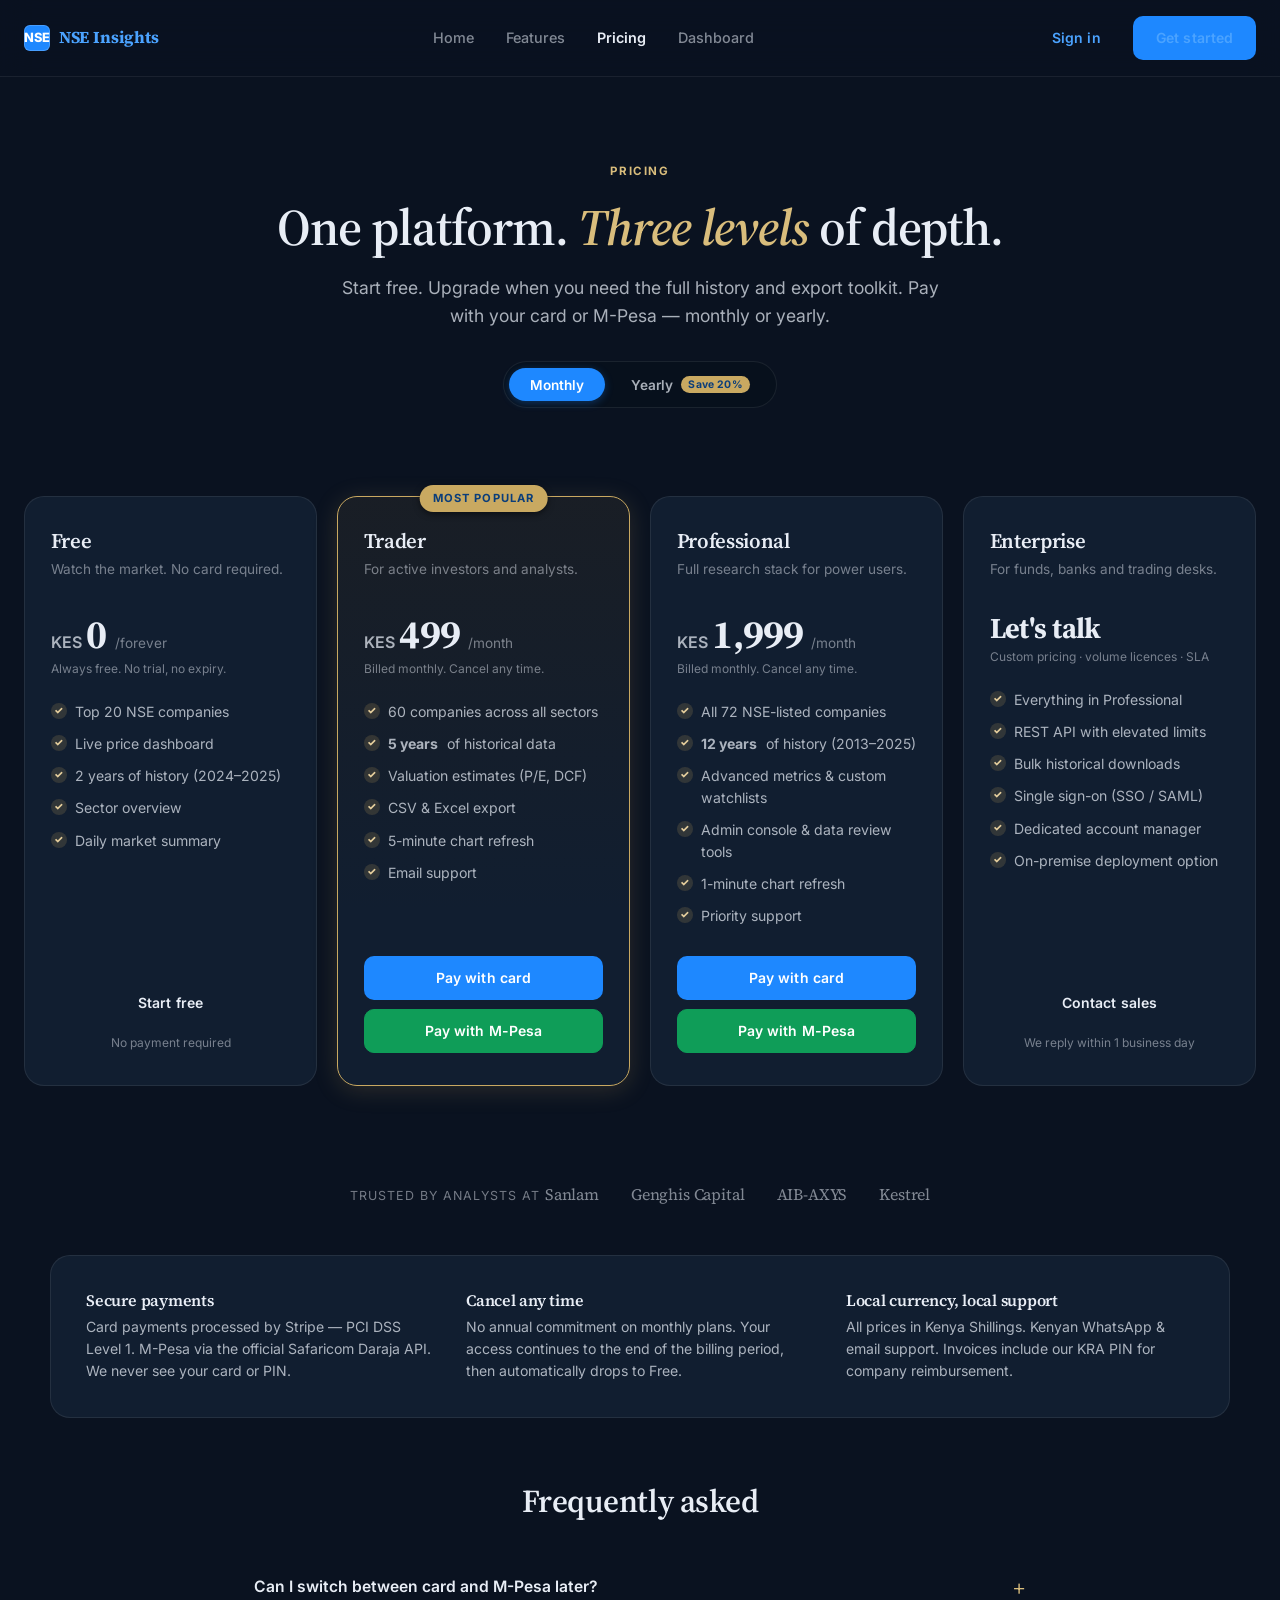
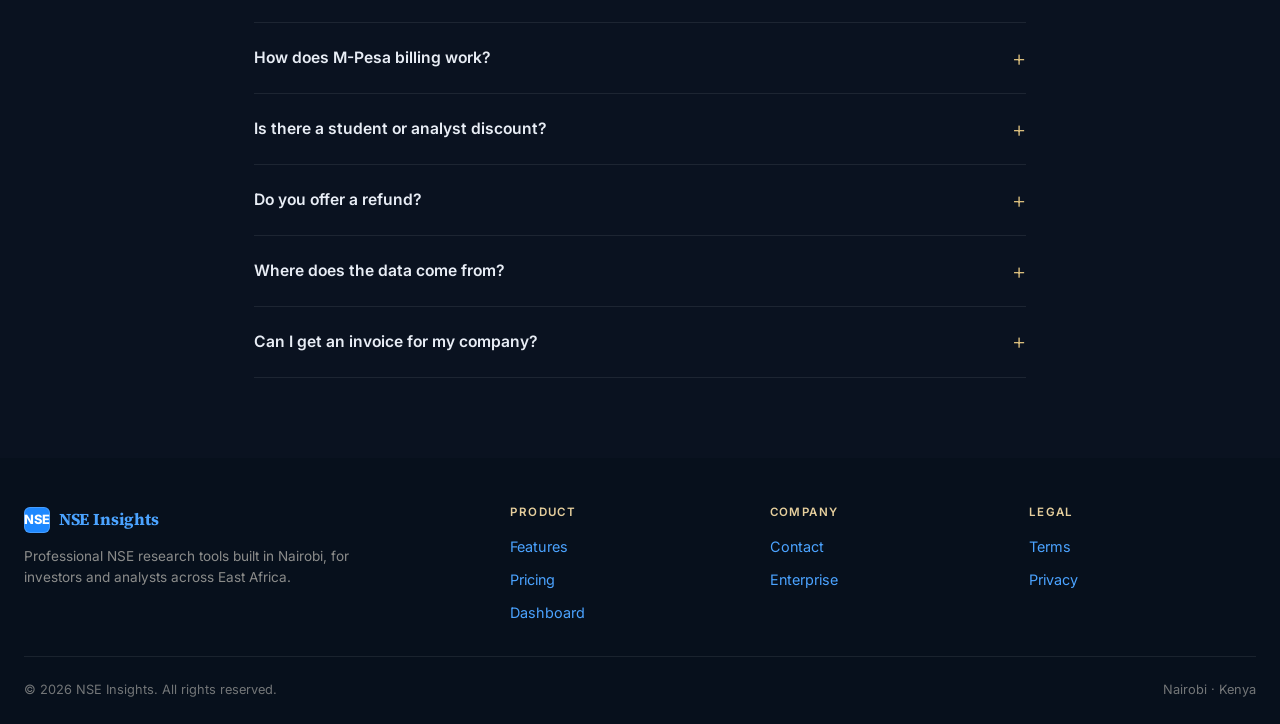
<file: frontend/pricing.html>
<!DOCTYPE html>
<html lang="en">
<head>
<meta charset="UTF-8" />
<meta name="viewport" content="width=device-width, initial-scale=1.0" />
  <meta name="theme-color" content="#1e88ff" />
  <meta name="apple-mobile-web-app-capable" content="yes" />
  <meta name="apple-mobile-web-app-status-bar-style" content="default" />
  <link rel="manifest" href="manifest.webmanifest" />
  <link rel="icon" type="image/png" sizes="32x32" href="icons/favicon-32.png" />
  <link rel="apple-touch-icon" href="icons/icon-192.png" />

<title>Pricing — NSE Insights</title>
<meta name="description" content="Simple, transparent pricing for NSE Insights. Pay with card or M-Pesa." />
<link rel="stylesheet" href="tokens.css" />
<link rel="stylesheet" href="components.css" />
<style>
  /* Force dark ink theme */
  html, body {
    background: #0a1220 !important;
    color: #e8edf5 !important;
    --bg-base: #0a1220;
    --bg-surface: #0d1828;
    --bg-card: #111e30;
    --bg-card-hover: #162440;
    --bg-sunk: rgba(255,255,255,0.04);
    --text-primary: #e8edf5;
    --text-secondary: rgba(232,237,245,0.72);
    --text-muted: rgba(232,237,245,0.48);
    --border: rgba(255,255,255,0.08);
    --border-strong: rgba(255,255,255,0.14);
    --border-dim: rgba(255,255,255,0.05);
    --border-gold: rgba(201,169,97,0.45);
    --gold-600: #a8872f;
    --gold-700: #8a6f2b;
  }

  .nav {
    position: sticky; top: 0; z-index: 50;
    background: rgba(10,18,32,0.88);
    backdrop-filter: blur(16px);
    border-bottom: 1px solid rgba(255,255,255,0.07);
  }
  .nav .nav-links a { color: rgba(232,237,245,0.55); }
  .nav .nav-links a:hover { color: #e8edf5; }
  .nav-inner {
    max-width: var(--content-wide);
    margin: 0 auto;
    padding: 1rem 1.5rem;
    display: flex; align-items: center; justify-content: space-between;
  }
  .nav-links { display: flex; gap: 2rem; align-items: center; }
  .nav-links a { color: var(--text-secondary); font-size: 0.9rem; font-weight: 500; }
  .nav-links a:hover { color: var(--text-primary); }
  .nav-cta { display: flex; gap: 0.6rem; align-items: center; }

  /* Hero */
  .pricing-hero { padding: 5rem 1.5rem 2.5rem; text-align: center; }
  .pricing-hero .eyebrow { margin-bottom: 1rem; }
  .pricing-hero h1 {
    font-family: var(--font-serif);
    font-size: clamp(2.2rem, 4vw, 3.4rem);
    letter-spacing: -0.02em;
    margin-bottom: 1rem;
  }
  .pricing-hero h1 em { color: var(--gold-400); font-style: italic; font-weight: 600; }
  .pricing-hero p.lead {
    font-size: 1.1rem; color: var(--text-secondary);
    max-width: 620px; margin: 0 auto 2rem;
  }

  /* Billing toggle */
  .billing-toggle {
    display: inline-flex;
    align-items: center;
    gap: 0.35rem;
    padding: 0.35rem;
    background: var(--bg-sunk);
    border: 1px solid var(--border);
    border-radius: 99px;
    margin-bottom: 3rem;
  }
  .billing-toggle button {
    background: transparent;
    border: none;
    padding: 0.55rem 1.3rem;
    font-size: 0.85rem;
    font-weight: 600;
    color: var(--text-secondary);
    border-radius: 99px;
    cursor: pointer;
    transition: all 0.18s ease;
    font-family: inherit;
    display: inline-flex;
    align-items: center;
    gap: 0.5rem;
  }
  .billing-toggle button.active {
    background: var(--blue-500);
    color: #ffffff;
    box-shadow: 0 2px 8px rgba(30,136,255,0.30);
  }
  .billing-toggle .save-chip {
    background: var(--gold-500);
    color: var(--navy-900);
    font-size: 0.65rem;
    font-weight: 700;
    padding: 0.12rem 0.45rem;
    border-radius: 99px;
    letter-spacing: 0.03em;
  }
  .billing-toggle button.active .save-chip { background: var(--gold-400); }

  /* Plan cards */
  .plans {
    max-width: var(--content-wide);
    margin: 0 auto;
    padding: 0 1.5rem 4rem;
    display: grid;
    grid-template-columns: repeat(4, 1fr);
    gap: 1.25rem;
  }
  @media (max-width: 1100px) { .plans { grid-template-columns: repeat(2, 1fr); } }
  @media (max-width: 620px)  { .plans { grid-template-columns: 1fr; } }

  .plan {
    background: var(--bg-card);
    border: 1px solid var(--border);
    border-radius: var(--radius-xl);
    padding: 2rem 1.6rem;
    display: flex;
    flex-direction: column;
    position: relative;
    transition: transform 0.2s ease, box-shadow 0.2s ease;
  }
  .plan:hover { transform: translateY(-3px); box-shadow: var(--shadow-md); }
  .plan.featured {
    border: 1.5px solid var(--gold-500);
    box-shadow: 0 4px 24px rgba(201,169,97,0.18);
    background: linear-gradient(180deg, rgba(201,169,97,0.08) 0%, var(--bg-card) 70%);
  }

  .plan-tag {
    position: absolute;
    top: -12px; left: 50%;
    transform: translateX(-50%);
    background: var(--gold-500);
    color: var(--navy-900);
    font-size: 0.7rem;
    font-weight: 700;
    letter-spacing: 0.1em;
    text-transform: uppercase;
    padding: 0.3rem 0.85rem;
    border-radius: 99px;
    box-shadow: var(--shadow-sm);
  }

  .plan-name {
    font-family: var(--font-serif);
    font-size: 1.3rem;
    font-weight: 600;
    color: var(--text-primary);
    margin-bottom: 0.3rem;
  }
  .plan-tagline {
    font-size: 0.85rem;
    color: var(--text-muted);
    margin-bottom: 1.4rem;
    min-height: 2.4em;
  }
  .plan-price {
    display: flex; align-items: baseline; gap: 0.3rem;
    margin-bottom: 0.3rem;
  }
  .plan-price .currency {
    font-size: 1rem; font-weight: 600; color: var(--text-secondary);
  }
  .plan-price .amount {
    font-family: var(--font-serif);
    font-size: 2.5rem;
    font-weight: 700;
    color: var(--text-primary);
    letter-spacing: -0.02em;
    line-height: 1;
  }
  .plan-price .period {
    font-size: 0.85rem; color: var(--text-muted); margin-left: 0.2rem;
  }
  .plan-subprice {
    font-size: 0.75rem;
    color: var(--text-muted);
    margin-bottom: 1.4rem;
    min-height: 1em;
  }

  .plan-features {
    list-style: none;
    padding: 0;
    margin: 0 0 1.8rem;
    display: flex;
    flex-direction: column;
    gap: 0.65rem;
    flex-grow: 1;
  }
  .plan-features li {
    font-size: 0.88rem;
    color: var(--text-secondary);
    display: flex;
    align-items: flex-start;
    gap: 0.55rem;
  }
  .plan-features li::before {
    content: '';
    flex-shrink: 0;
    width: 14px;
    height: 14px;
    margin-top: 3px;
    border-radius: 50%;
    background: var(--gold-500);
    background-image: linear-gradient(45deg, transparent 45%, var(--navy-900) 45%, var(--navy-900) 55%, transparent 55%),
                      linear-gradient(-45deg, transparent 45%, var(--navy-900) 45%, var(--navy-900) 55%, transparent 55%);
    background-size: 60% 2px, 60% 2px;
    background-position: center, center;
    background-repeat: no-repeat;
    display: none;
  }
  .plan-features li .tick {
    flex-shrink: 0;
    width: 16px; height: 16px;
    border-radius: 50%;
    background: var(--gold-100);
    color: var(--gold-700);
    display: grid; place-items: center;
    font-size: 0.65rem;
    font-weight: 800;
    margin-top: 2px;
  }
  body.dark .plan-features li .tick { background: rgba(201,169,97,0.18); color: var(--gold-300); }

  .plan-actions { display: flex; flex-direction: column; gap: 0.55rem; }
  .plan-actions .btn { width: 100%; }
  .mpesa-btn {
    background: #0f9d58;
    color: #fff;
    border-color: #0f9d58;
  }
  .mpesa-btn:hover {
    background: #0c8348;
    border-color: #0c8348;
    box-shadow: 0 4px 16px rgba(15,157,88,0.28);
  }

  /* FAQ / Guarantees */
  .assurance {
    max-width: var(--content-max);
    margin: 0 auto 4rem;
    padding: 2.2rem;
    background: var(--bg-card);
    border: 1px solid var(--border);
    border-radius: var(--radius-xl);
    display: grid;
    grid-template-columns: repeat(3, 1fr);
    gap: 2rem;
  }
  @media (max-width: 820px) { .assurance { grid-template-columns: 1fr; } }
  .assurance-item h4 {
    font-family: var(--font-serif);
    font-size: 1rem; margin-bottom: 0.4rem;
  }
  .assurance-item p { font-size: 0.88rem; line-height: 1.55; }

  .faq {
    max-width: 820px;
    margin: 0 auto 5rem;
    padding: 0 1.5rem;
  }
  .faq h2 {
    text-align: center;
    font-family: var(--font-serif);
    font-size: 2rem;
    margin-bottom: 2rem;
  }
  .faq details {
    border-bottom: 1px solid var(--border);
    padding: 1.1rem 0;
  }
  .faq details summary {
    cursor: pointer;
    font-weight: 600;
    color: var(--text-primary);
    font-size: 0.98rem;
    list-style: none;
    display: flex; justify-content: space-between; align-items: center;
  }
  .faq details summary::-webkit-details-marker { display: none; }
  .faq details summary::after {
    content: '+';
    font-size: 1.4rem;
    color: var(--gold-400);
    font-weight: 300;
    transition: transform 0.2s ease;
  }
  .faq details[open] summary::after { content: '−'; }
  .faq details p {
    margin-top: 0.8rem;
    font-size: 0.92rem;
    line-height: 1.65;
  }

  /* Footer */
  footer {
    background: #07101c;
    color: #e8edf5;
    padding: 3rem 1.5rem 1.5rem;
  }
  footer .foot-inner {
    max-width: var(--content-wide);
    margin: 0 auto;
    display: grid;
    grid-template-columns: 2fr 1fr 1fr 1fr;
    gap: 2rem;
    margin-bottom: 2rem;
  }
  @media (max-width: 820px) { footer .foot-inner { grid-template-columns: 1fr 1fr; } }
  footer h5 { color: var(--gold-300); font-family: var(--font-sans); font-size: 0.72rem; letter-spacing: 0.12em; text-transform: uppercase; margin-bottom: 0.9rem; }
  footer ul { list-style: none; padding: 0; margin: 0; display: flex; flex-direction: column; gap: 0.5rem; }
  footer a { color: rgba(247, 242, 230, 0.72); font-size: 0.9rem; }
  footer a:hover { color: var(--gold-400); }
  footer .brand { color: var(--text-on-navy); margin-bottom: 0.8rem; }
  footer .brand-mark { background: var(--gold-500); color: var(--navy-900); box-shadow: none; }
  footer .foot-copy { max-width: 360px; font-size: 0.85rem; line-height: 1.6; color: rgba(247, 242, 230, 0.55); }
  footer .foot-bottom {
    max-width: var(--content-wide);
    margin: 0 auto;
    padding-top: 1.4rem;
    border-top: 1px solid rgba(255,255,255,0.08);
    font-size: 0.8rem;
    color: rgba(247, 242, 230, 0.45);
    display: flex; justify-content: space-between; flex-wrap: wrap; gap: 1rem;
  }

  /* Payment modal */
  .modal-backdrop {
    position: fixed; inset: 0;
    background: rgba(10, 23, 38, 0.68);
    backdrop-filter: blur(6px);
    z-index: 200;
    display: none;
    align-items: center;
    justify-content: center;
    padding: 1.5rem;
  }
  .modal-backdrop.open { display: flex; }
  .modal {
    background: var(--bg-card);
    border-radius: var(--radius-xl);
    border: 1px solid var(--border);
    box-shadow: var(--shadow-lg);
    max-width: 440px;
    width: 100%;
    padding: 2rem;
    position: relative;
  }
  .modal h3 {
    font-family: var(--font-serif);
    font-size: 1.3rem;
    margin-bottom: 0.3rem;
  }
  .modal .subtitle { font-size: 0.88rem; color: var(--text-muted); margin-bottom: 1.4rem; }
  .modal label { display: block; font-size: 0.82rem; font-weight: 600; margin-bottom: 0.4rem; color: var(--text-secondary); }
  .modal input {
    width: 100%;
    padding: 0.75rem 0.9rem;
    border: 1px solid var(--border-strong);
    border-radius: var(--radius-md);
    font-size: 0.95rem;
    background: var(--bg-surface);
    color: var(--text-primary);
    font-family: inherit;
    margin-bottom: 1rem;
  }
  .modal input:focus { outline: none; border-color: var(--gold-500); box-shadow: 0 0 0 3px rgba(201,169,97,0.18); }
  .modal .close {
    position: absolute; top: 0.9rem; right: 1rem;
    background: transparent; border: none;
    font-size: 1.3rem; color: var(--text-muted);
    cursor: pointer;
    width: 32px; height: 32px;
    border-radius: 50%;
    display: grid; place-items: center;
  }
  .modal .close:hover { background: var(--bg-sunk); color: var(--text-primary); }
  .modal .status {
    margin-top: 1rem;
    padding: 0.8rem 1rem;
    border-radius: var(--radius-md);
    font-size: 0.85rem;
    display: none;
  }
  .modal .status.visible { display: block; }
  .modal .status.info { background: var(--navy-050); color: var(--navy-800); border: 1px solid var(--border); }
  body.dark .modal .status.info { background: rgba(10, 37, 64, 0.3); color: var(--text-primary); }
  .modal .status.success { background: var(--up-soft); color: var(--up); border: 1px solid rgba(15,157,88,0.2); }
  .modal .status.error { background: var(--down-soft); color: var(--down); border: 1px solid rgba(192,57,43,0.2); }
  .modal .plan-summary {
    background: var(--bg-sunk);
    padding: 0.85rem 1rem;
    border-radius: var(--radius-md);
    margin-bottom: 1.2rem;
    font-size: 0.85rem;
    display: flex; justify-content: space-between;
  }
  .modal .plan-summary strong { color: var(--text-primary); }

  .trusted-bar {
    text-align: center;
    padding: 1.2rem 0 3rem;
    color: var(--text-muted);
    font-size: 0.78rem;
    letter-spacing: 0.08em;
    text-transform: uppercase;
  }
  .trusted-bar .logos {
    display: inline-flex; gap: 2rem; align-items: center; margin-top: 0.8rem;
    font-family: var(--font-serif);
    font-size: 1rem;
    color: var(--text-secondary);
    letter-spacing: -0.01em;
    text-transform: none;
  }
  .trusted-bar .logos span { opacity: 0.75; }

  .demo-banner {
    max-width: var(--content-max);
    margin: 0 auto 2rem;
    padding: 0.8rem 1.2rem;
    background: var(--gold-100);
    border: 1px solid var(--border-gold);
    border-radius: var(--radius-md);
    font-size: 0.85rem;
    color: var(--gold-700);
    display: none;
  }
  .demo-banner.visible { display: block; }
</style>
</head>
<body class="dark" data-surface="marketing">

<nav class="nav">
  <div class="nav-inner">
    <a href="landing.html" class="brand">
      <span class="brand-mark">NSE</span>
      NSE Insights
    </a>
    <div class="nav-links">
      <a href="landing.html">Home</a>
      <a href="landing.html#features">Features</a>
      <a href="pricing.html" style="color: var(--text-primary); font-weight: 600;">Pricing</a>
      <a href="/dashboard">Dashboard</a>
    </div>
    <div class="nav-cta">
      <a href="login.html" class="btn btn-ghost btn-sm">Sign in</a>
      <a href="login.html#signup" class="btn btn-primary btn-sm">Get started</a>
    </div>
  </div>
</nav>

<section class="pricing-hero">
  <div class="eyebrow">Pricing</div>
  <h1>One platform. <em>Three levels</em> of depth.</h1>
  <p class="lead">Start free. Upgrade when you need the full history and export toolkit. Pay with your card or M-Pesa — monthly or yearly.</p>

  <div class="billing-toggle" role="tablist">
    <button id="tab-monthly" class="active" onclick="setInterval_('monthly')">Monthly</button>
    <button id="tab-yearly" onclick="setInterval_('yearly')">Yearly <span class="save-chip">Save 20%</span></button>
  </div>
</section>

<div class="demo-banner" id="demoBanner">
  <strong>Demo mode.</strong> Payments backend not configured — clicking a plan simulates an upgrade for preview purposes. See <code>DEPLOYMENT.md</code> to wire Stripe &amp; M-Pesa.
</div>

<section class="plans">
  <!-- FREE -->
  <article class="plan">
    <h3 class="plan-name">Free</h3>
    <p class="plan-tagline">Watch the market. No card required.</p>
    <div class="plan-price">
      <span class="currency">KES</span>
      <span class="amount">0</span>
      <span class="period">/forever</span>
    </div>
    <div class="plan-subprice">Always free. No trial, no expiry.</div>
    <ul class="plan-features">
      <li><span class="tick">✓</span> Top 20 NSE companies</li>
      <li><span class="tick">✓</span> Live price dashboard</li>
      <li><span class="tick">✓</span> 2 years of history (2024–2025)</li>
      <li><span class="tick">✓</span> Sector overview</li>
      <li><span class="tick">✓</span> Daily market summary</li>
    </ul>
    <div class="plan-actions">
      <a href="login.html#signup" class="btn btn-outline">Start free</a>
      <span style="font-size: 0.75rem; color: var(--text-muted); text-align: center;">No payment required</span>
    </div>
  </article>

  <!-- TRADER -->
  <article class="plan featured">
    <div class="plan-tag">Most Popular</div>
    <h3 class="plan-name">Trader</h3>
    <p class="plan-tagline">For active investors and analysts.</p>
    <div class="plan-price">
      <span class="currency">KES</span>
      <span class="amount" data-price-monthly="499" data-price-yearly="399">499</span>
      <span class="period">/month</span>
    </div>
    <div class="plan-subprice" id="trader-sub">Billed monthly. Cancel any time.</div>
    <ul class="plan-features">
      <li><span class="tick">✓</span> 60 companies across all sectors</li>
      <li><span class="tick">✓</span> <strong>5 years</strong> of historical data</li>
      <li><span class="tick">✓</span> Valuation estimates (P/E, DCF)</li>
      <li><span class="tick">✓</span> CSV &amp; Excel export</li>
      <li><span class="tick">✓</span> 5-minute chart refresh</li>
      <li><span class="tick">✓</span> Email support</li>
    </ul>
    <div class="plan-actions">
      <button class="btn btn-primary" onclick="openCheckout('trader','card')">Pay with card</button>
      <button class="btn mpesa-btn" onclick="openCheckout('trader','mpesa')">Pay with M-Pesa</button>
    </div>
  </article>

  <!-- PROFESSIONAL -->
  <article class="plan">
    <h3 class="plan-name">Professional</h3>
    <p class="plan-tagline">Full research stack for power users.</p>
    <div class="plan-price">
      <span class="currency">KES</span>
      <span class="amount" data-price-monthly="1999" data-price-yearly="1599">1,999</span>
      <span class="period">/month</span>
    </div>
    <div class="plan-subprice" id="pro-sub">Billed monthly. Cancel any time.</div>
    <ul class="plan-features">
      <li><span class="tick">✓</span> All 72 NSE-listed companies</li>
      <li><span class="tick">✓</span> <strong>12 years</strong> of history (2013–2025)</li>
      <li><span class="tick">✓</span> Advanced metrics &amp; custom watchlists</li>
      <li><span class="tick">✓</span> Admin console &amp; data review tools</li>
      <li><span class="tick">✓</span> 1-minute chart refresh</li>
      <li><span class="tick">✓</span> Priority support</li>
    </ul>
    <div class="plan-actions">
      <button class="btn btn-primary" onclick="openCheckout('professional','card')">Pay with card</button>
      <button class="btn mpesa-btn" onclick="openCheckout('professional','mpesa')">Pay with M-Pesa</button>
    </div>
  </article>

  <!-- ENTERPRISE -->
  <article class="plan">
    <h3 class="plan-name">Enterprise</h3>
    <p class="plan-tagline">For funds, banks and trading desks.</p>
    <div class="plan-price">
      <span class="amount" style="font-size: 1.8rem;">Let's talk</span>
    </div>
    <div class="plan-subprice">Custom pricing · volume licences · SLA</div>
    <ul class="plan-features">
      <li><span class="tick">✓</span> Everything in Professional</li>
      <li><span class="tick">✓</span> REST API with elevated limits</li>
      <li><span class="tick">✓</span> Bulk historical downloads</li>
      <li><span class="tick">✓</span> Single sign-on (SSO / SAML)</li>
      <li><span class="tick">✓</span> Dedicated account manager</li>
      <li><span class="tick">✓</span> On-premise deployment option</li>
    </ul>
    <div class="plan-actions">
      <a href="mailto:sales@nseinsights.co.ke?subject=Enterprise%20enquiry" class="btn btn-outline">Contact sales</a>
      <span style="font-size: 0.75rem; color: var(--text-muted); text-align: center;">We reply within 1 business day</span>
    </div>
  </article>
</section>

<div class="trusted-bar">
  Trusted by analysts at
  <div class="logos">
    <span>Sanlam</span>
    <span>Genghis Capital</span>
    <span>AIB-AXYS</span>
    <span>Kestrel</span>
  </div>
</div>

<section class="assurance">
  <div class="assurance-item">
    <h4>Secure payments</h4>
    <p>Card payments processed by Stripe — PCI DSS Level 1. M-Pesa via the official Safaricom Daraja API. We never see your card or PIN.</p>
  </div>
  <div class="assurance-item">
    <h4>Cancel any time</h4>
    <p>No annual commitment on monthly plans. Your access continues to the end of the billing period, then automatically drops to Free.</p>
  </div>
  <div class="assurance-item">
    <h4>Local currency, local support</h4>
    <p>All prices in Kenya Shillings. Kenyan WhatsApp &amp; email support. Invoices include our KRA PIN for company reimbursement.</p>
  </div>
</section>

<section class="faq">
  <h2>Frequently asked</h2>
  <details>
    <summary>Can I switch between card and M-Pesa later?</summary>
    <p>Yes. Change payment method any time in your account settings. Your subscription stays active during the switch.</p>
  </details>
  <details>
    <summary>How does M-Pesa billing work?</summary>
    <p>The first charge is an STK push you approve on your handset. For monthly renewals we send a payment request 2 days before expiry via the Safaricom paybill. You can set up standing authorisation for fully automatic renewals.</p>
  </details>
  <details>
    <summary>Is there a student or analyst discount?</summary>
    <p>Yes — 50% off Trader and Professional with a valid student or CFA candidate ID. Email <a href="mailto:students@nseinsights.co.ke">students@nseinsights.co.ke</a> to apply.</p>
  </details>
  <details>
    <summary>Do you offer a refund?</summary>
    <p>If you cancel within 7 days of your first payment and haven't exported data, we'll refund in full. After that, cancellations stop future charges but don't refund the current period.</p>
  </details>
  <details>
    <summary>Where does the data come from?</summary>
    <p>Prices come from the Nairobi Securities Exchange. Financials are sourced from company-filed annual and half-year reports and reconciled against CMA filings. We update within 24 hours of publication.</p>
  </details>
  <details>
    <summary>Can I get an invoice for my company?</summary>
    <p>Absolutely. Every payment generates a VAT invoice with your company name and KRA PIN. Access them from Account → Billing history.</p>
  </details>
</section>

<footer>
  <div class="foot-inner">
    <div>
      <a href="landing.html" class="brand"><span class="brand-mark">NSE</span> NSE Insights</a>
      <p class="foot-copy">Professional NSE research tools built in Nairobi, for investors and analysts across East Africa.</p>
    </div>
    <div>
      <h5>Product</h5>
      <ul>
        <li><a href="landing.html#features">Features</a></li>
        <li><a href="pricing.html">Pricing</a></li>
        <li><a href="/dashboard">Dashboard</a></li>
      </ul>
    </div>
    <div>
      <h5>Company</h5>
      <ul>
        <li><a href="mailto:hello@nseinsights.co.ke">Contact</a></li>
        <li><a href="mailto:sales@nseinsights.co.ke">Enterprise</a></li>
      </ul>
    </div>
    <div>
      <h5>Legal</h5>
      <ul>
        <li><a href="terms.html">Terms</a></li>
        <li><a href="privacy.html">Privacy</a></li>
      </ul>
    </div>
  </div>
  <div class="foot-bottom">
    <span>© 2026 NSE Insights. All rights reserved.</span>
    <span>Nairobi · Kenya</span>
  </div>
</footer>

<!-- Payment modal -->
<div class="modal-backdrop" id="modal" onclick="if(event.target===this)closeModal()">
  <div class="modal">
    <button class="close" onclick="closeModal()" aria-label="Close">×</button>
    <h3 id="modal-title">Pay with M-Pesa</h3>
    <p class="subtitle" id="modal-subtitle">Enter your Safaricom number to receive the STK push.</p>

    <div class="plan-summary">
      <span>Plan: <strong id="modal-plan">Trader</strong> (<span id="modal-interval">monthly</span>)</span>
      <span>KES <strong id="modal-amount">499</strong></span>
    </div>

    <div id="mpesa-fields">
      <label for="mpesa-phone">Safaricom phone number</label>
      <input id="mpesa-phone" type="tel" placeholder="07XX XXX XXX" inputmode="tel" />
      <label for="mpesa-email">Email (for receipt)</label>
      <input id="mpesa-email" type="email" placeholder="you@example.com" />
    </div>

    <div id="card-fields" style="display:none;">
      <label for="card-email">Email</label>
      <input id="card-email" type="email" placeholder="you@example.com" />
      <p style="font-size: 0.8rem; color: var(--text-muted); margin-bottom: 1rem;">You'll be redirected to Stripe's secure checkout to enter your card.</p>
    </div>

    <button class="btn btn-primary btn-block" id="modal-submit" onclick="submitPayment()">Continue</button>
    <div class="status" id="modal-status"></div>
  </div>
</div>

<!-- Scripts -->
<script>
  // Configure payments backend (leave blank for demo mode)
  window.NSE_CONFIG = window.NSE_CONFIG || {
    SUPABASE_URL: '',
    SUPABASE_ANON_KEY: '',
    PAYMENTS_API: ''
  };
</script>
<script src="config.js?v=2"></script>
  <script src="payments.js"></script>
<script>
  let currentInterval = 'monthly';
  let currentPlan = null;
  let currentMethod = null;

  function setInterval_(interval) {
    currentInterval = interval;
    document.getElementById('tab-monthly').classList.toggle('active', interval === 'monthly');
    document.getElementById('tab-yearly').classList.toggle('active', interval === 'yearly');

    document.querySelectorAll('.plan-price .amount[data-price-monthly]').forEach(el => {
      const price = interval === 'yearly'
        ? parseInt(el.dataset.priceYearly, 10)
        : parseInt(el.dataset.priceMonthly, 10);
      el.textContent = price.toLocaleString();
    });

    const suffix = interval === 'yearly'
      ? 'Billed yearly (20% off). Cancel any time.'
      : 'Billed monthly. Cancel any time.';
    const subs = ['trader-sub', 'pro-sub'];
    subs.forEach(id => { const el = document.getElementById(id); if (el) el.textContent = suffix; });
  }

  function openCheckout(plan, method) {
    currentPlan = plan;
    currentMethod = method;

    const titles = {
      card: 'Pay with card',
      mpesa: 'Pay with M-Pesa',
    };
    const subtitles = {
      card: 'Secure checkout powered by Stripe.',
      mpesa: 'Enter your Safaricom number to receive the STK push.',
    };
    document.getElementById('modal-title').textContent = titles[method];
    document.getElementById('modal-subtitle').textContent = subtitles[method];

    const planNames = { trader: 'Trader', professional: 'Professional' };
    document.getElementById('modal-plan').textContent = planNames[plan];
    document.getElementById('modal-interval').textContent = currentInterval;

    const prices = {
      trader:       { monthly: 499,  yearly: 399  },
      professional: { monthly: 1999, yearly: 1599 },
    };
    document.getElementById('modal-amount').textContent = prices[plan][currentInterval].toLocaleString();

    document.getElementById('mpesa-fields').style.display = method === 'mpesa' ? 'block' : 'none';
    document.getElementById('card-fields').style.display = method === 'card' ? 'block' : 'none';
    document.getElementById('modal-status').classList.remove('visible');
    document.getElementById('modal-submit').disabled = false;
    document.getElementById('modal-submit').textContent = method === 'mpesa' ? 'Send STK push' : 'Continue to Stripe';

    document.getElementById('modal').classList.add('open');
  }

  function closeModal() {
    document.getElementById('modal').classList.remove('open');
  }

  function showStatus(kind, message) {
    const s = document.getElementById('modal-status');
    s.textContent = message;
    s.className = 'status visible ' + kind;
  }

  async function submitPayment() {
    const btn = document.getElementById('modal-submit');
    const plan = currentPlan;
    const method = currentMethod;
    const prices = {
      trader:       { monthly: 499,  yearly: 399  },
      professional: { monthly: 1999, yearly: 1599 },
    };
    const amount = prices[plan][currentInterval];

    try {
      btn.disabled = true;
      btn.textContent = 'Processing…';

      if (method === 'card') {
        const email = document.getElementById('card-email').value.trim();
        if (!email) { showStatus('error', 'Enter your email to continue.'); btn.disabled = false; return; }
        showStatus('info', 'Redirecting to Stripe…');
        await window.Payments.payWithStripe({
          plan, interval: currentInterval, email,
        });
      } else {
        const phone = document.getElementById('mpesa-phone').value.trim();
        const email = document.getElementById('mpesa-email').value.trim();
        if (!phone) { showStatus('error', 'Enter your Safaricom phone number.'); btn.disabled = false; return; }
        showStatus('info', 'Sending STK push…');
        const result = await window.Payments.payWithMpesa({
          plan, interval: currentInterval, phone, email, amount,
          onStatus: ({ stage, message }) => {
            if (stage === 'sent') showStatus('info', message);
            else if (stage === 'success') showStatus('success', message);
            else if (stage === 'failed') showStatus('error', message);
          }
        });
        if (result && result.success) {
          btn.textContent = 'Redirecting…';
          setTimeout(() => { window.location.href = 'checkout-success.html?plan=' + plan; }, 1200);
        } else {
          btn.disabled = false;
          btn.textContent = 'Try again';
        }
      }
    } catch (err) {
      showStatus('error', err.message || 'Payment failed.');
      btn.disabled = false;
      btn.textContent = 'Try again';
    }
  }

  // Close modal on Escape
  document.addEventListener('keydown', e => { if (e.key === 'Escape') closeModal(); });

  // Show demo banner when running without payments backend
  if (window.Payments && window.Payments.DEMO_MODE) {
    document.getElementById('demoBanner').classList.add('visible');
  }
</script>
  <script src="feedback.js?v=1"></script>
  <script>
    if ('serviceWorker' in navigator) { window.addEventListener('load', () => navigator.serviceWorker.register('sw.js').catch(()=>{})); }
  </script>
</body>
</html>
</file>
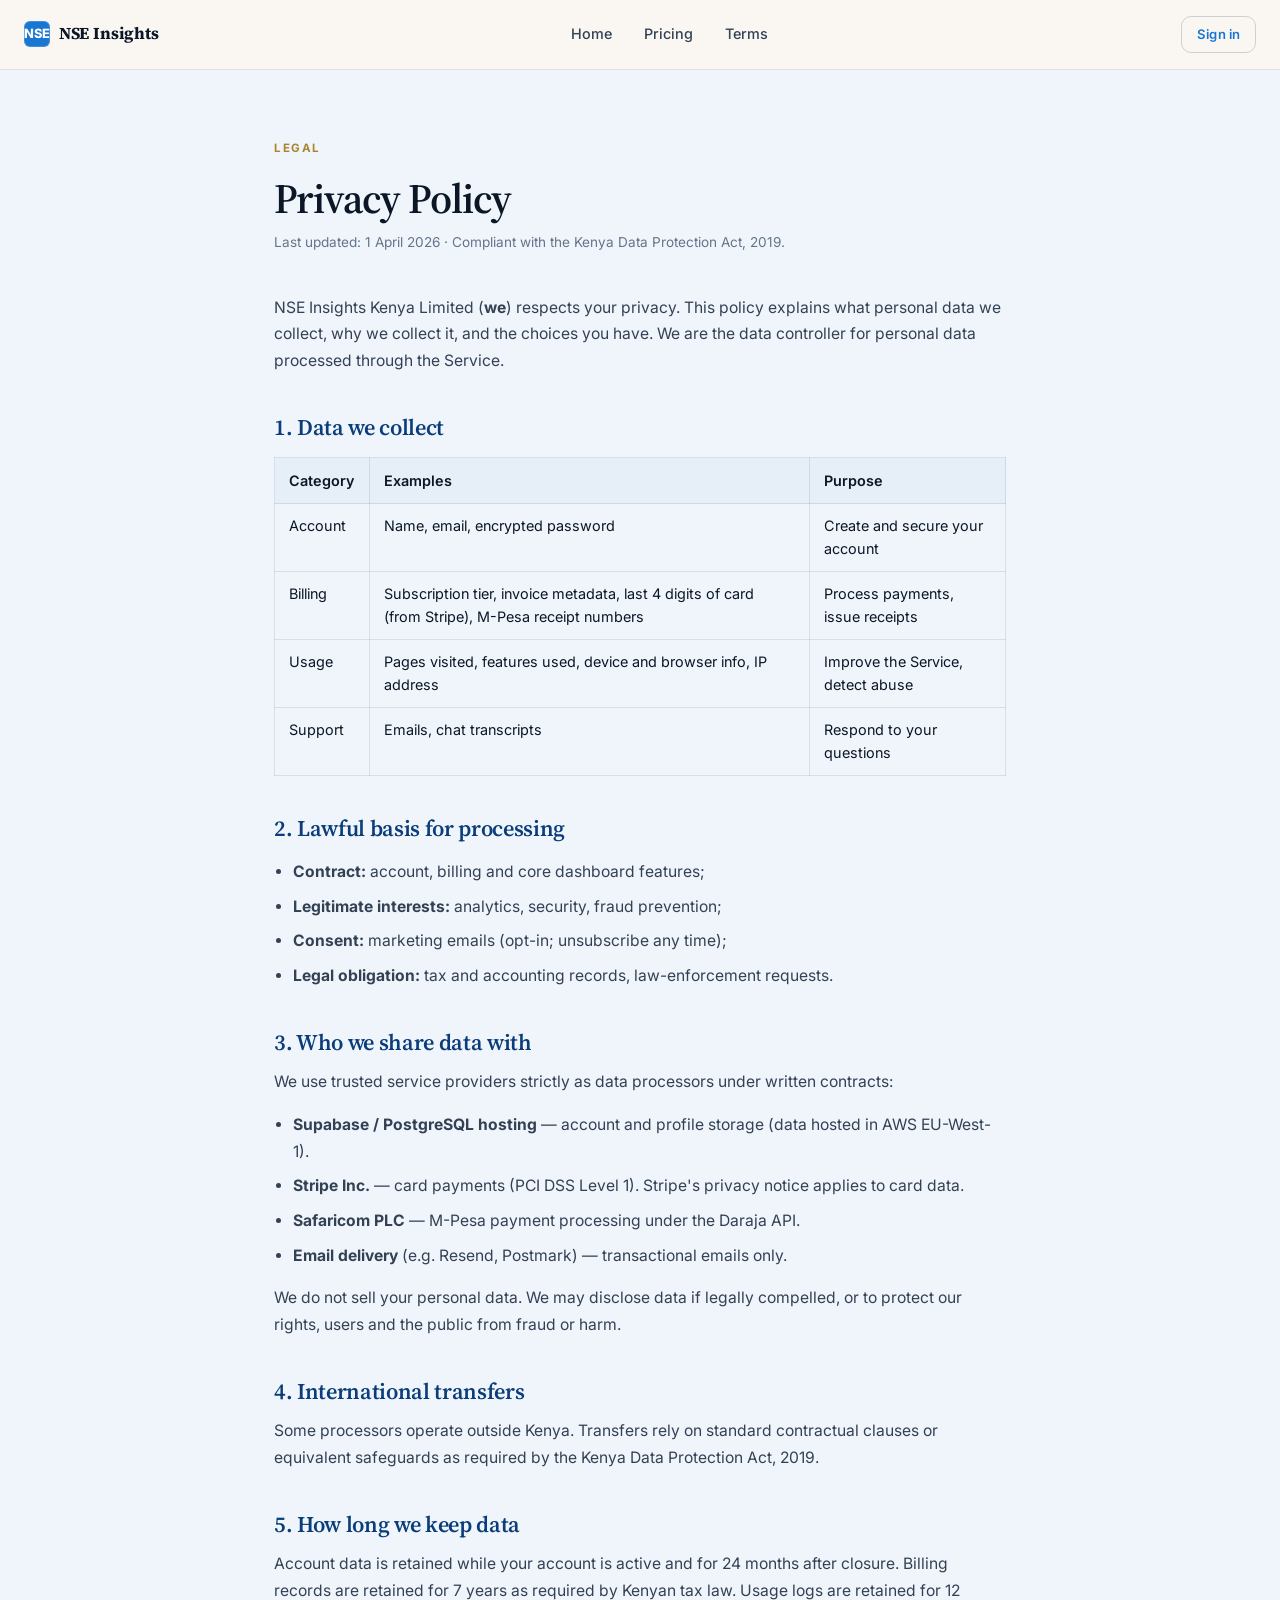
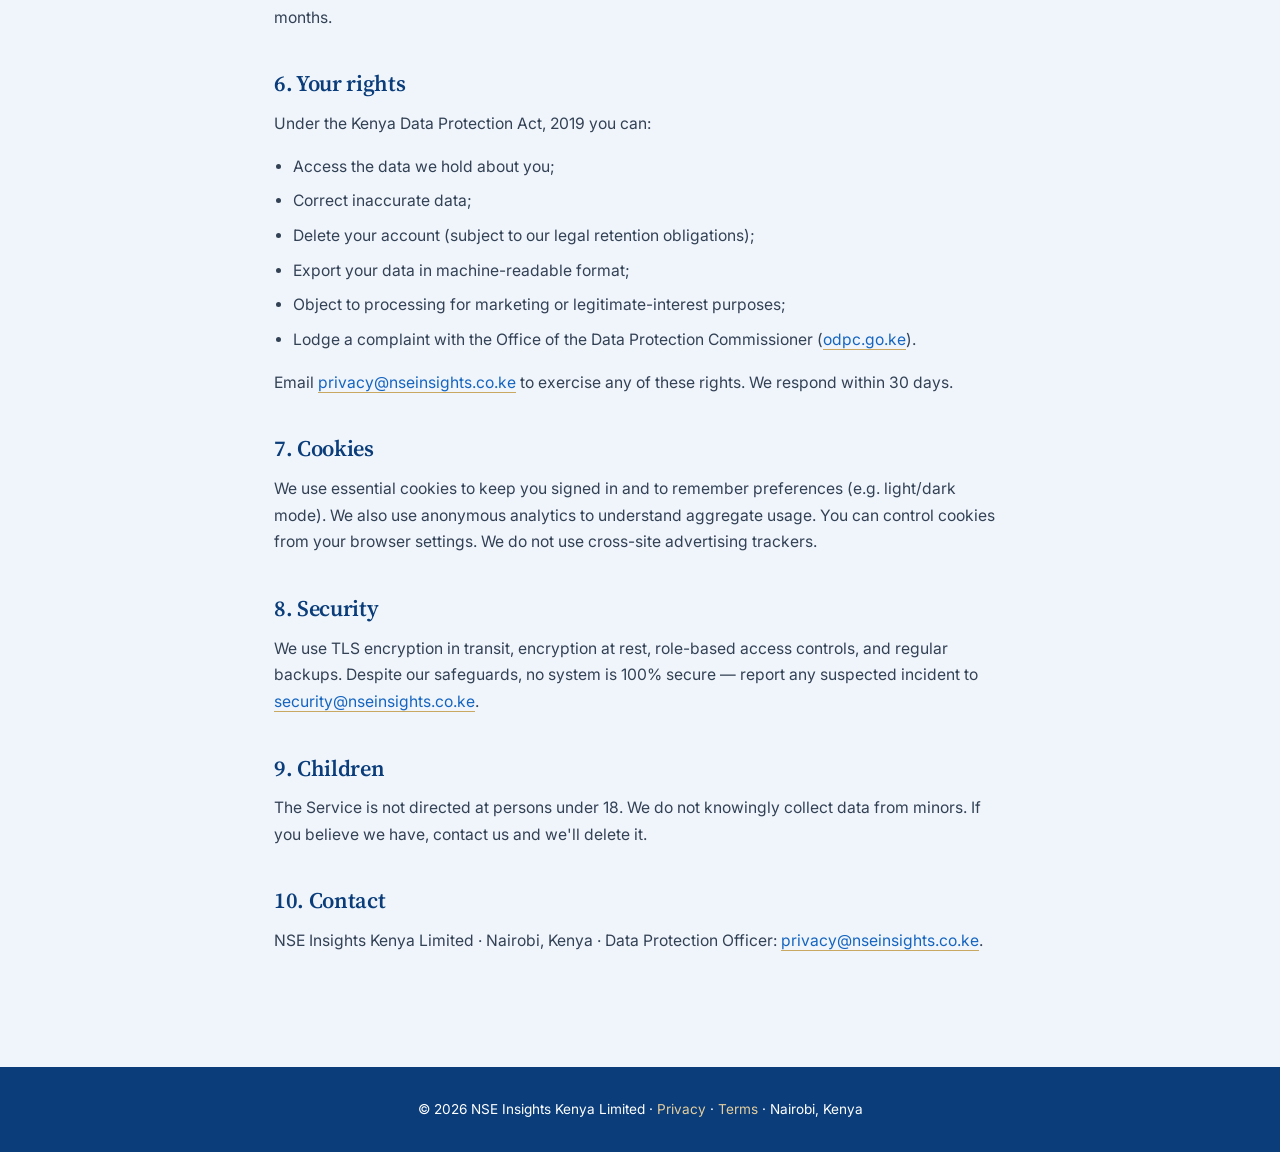
<file: frontend/privacy.html>
<!DOCTYPE html>
<html lang="en">
<head>
<meta charset="UTF-8" />
<meta name="viewport" content="width=device-width, initial-scale=1.0" />
  <meta name="theme-color" content="#1e88ff" />
  <meta name="apple-mobile-web-app-capable" content="yes" />
  <meta name="apple-mobile-web-app-status-bar-style" content="default" />
  <link rel="manifest" href="manifest.webmanifest" />
  <link rel="icon" type="image/png" sizes="32x32" href="icons/favicon-32.png" />
  <link rel="apple-touch-icon" href="icons/icon-192.png" />

<title>Privacy Policy — NSE Insights</title>
<link rel="stylesheet" href="tokens.css" />
<style>
  .nav { position: sticky; top: 0; z-index: 50; background: rgba(251,248,242,0.88); backdrop-filter: blur(10px); border-bottom: 1px solid var(--border); }
  .nav-inner { max-width: var(--content-wide); margin: 0 auto; padding: 1rem 1.5rem; display:flex; align-items:center; justify-content:space-between; }
  .nav-links { display: flex; gap: 2rem; }
  .nav-links a { color: var(--text-secondary); font-size: 0.9rem; font-weight: 500; }
  .nav-links a:hover { color: var(--text-primary); }
  .page { max-width: 780px; margin: 0 auto; padding: 4rem 1.5rem 6rem; }
  .eyebrow { margin-bottom: 1rem; }
  h1 { font-family: var(--font-serif); font-size: 2.6rem; letter-spacing: -0.02em; margin-bottom: 0.5rem; }
  .updated { color: var(--text-muted); font-size: 0.85rem; margin-bottom: 2.5rem; }
  h2 { font-family: var(--font-serif); font-size: 1.4rem; margin-top: 2.5rem; margin-bottom: 0.8rem; color: var(--navy-900); }
  body.dark h2 { color: var(--gold-400); }
  p, li { color: var(--text-secondary); line-height: 1.7; font-size: 0.98rem; }
  p { margin-bottom: 1rem; }
  ul { padding-left: 1.2rem; }
  li { margin-bottom: 0.5rem; }
  a.inline { color: var(--navy-700); border-bottom: 1px solid var(--gold-500); }
  body.dark a.inline { color: var(--gold-400); }
  table { width: 100%; border-collapse: collapse; margin: 1rem 0 1.5rem; font-size: 0.9rem; }
  th, td { border: 1px solid var(--border); padding: 0.7rem 0.9rem; text-align: left; vertical-align: top; }
  th { background: var(--bg-sunk); color: var(--text-primary); font-weight: 600; }
  footer { background: var(--navy-900); color: var(--text-on-navy); padding: 2rem 1.5rem; text-align: center; font-size: 0.85rem; }
  footer a { color: var(--gold-300); }
</style>
</head>
<body class="light">

<nav class="nav">
  <div class="nav-inner">
    <a href="landing.html" class="brand"><span class="brand-mark">NSE</span> NSE Insights</a>
    <div class="nav-links">
      <a href="landing.html">Home</a>
      <a href="pricing.html">Pricing</a>
      <a href="terms.html">Terms</a>
    </div>
    <a href="login.html" class="btn btn-outline btn-sm">Sign in</a>
  </div>
</nav>

<main class="page">
  <div class="eyebrow">Legal</div>
  <h1>Privacy Policy</h1>
  <p class="updated">Last updated: 1 April 2026 · Compliant with the Kenya Data Protection Act, 2019.</p>

  <p>NSE Insights Kenya Limited (<strong>we</strong>) respects your privacy. This policy explains what personal data we collect, why we collect it, and the choices you have. We are the data controller for personal data processed through the Service.</p>

  <h2>1. Data we collect</h2>
  <table>
    <thead><tr><th>Category</th><th>Examples</th><th>Purpose</th></tr></thead>
    <tbody>
      <tr><td>Account</td><td>Name, email, encrypted password</td><td>Create and secure your account</td></tr>
      <tr><td>Billing</td><td>Subscription tier, invoice metadata, last 4 digits of card (from Stripe), M-Pesa receipt numbers</td><td>Process payments, issue receipts</td></tr>
      <tr><td>Usage</td><td>Pages visited, features used, device and browser info, IP address</td><td>Improve the Service, detect abuse</td></tr>
      <tr><td>Support</td><td>Emails, chat transcripts</td><td>Respond to your questions</td></tr>
    </tbody>
  </table>

  <h2>2. Lawful basis for processing</h2>
  <ul>
    <li><strong>Contract:</strong> account, billing and core dashboard features;</li>
    <li><strong>Legitimate interests:</strong> analytics, security, fraud prevention;</li>
    <li><strong>Consent:</strong> marketing emails (opt-in; unsubscribe any time);</li>
    <li><strong>Legal obligation:</strong> tax and accounting records, law-enforcement requests.</li>
  </ul>

  <h2>3. Who we share data with</h2>
  <p>We use trusted service providers strictly as data processors under written contracts:</p>
  <ul>
    <li><strong>Supabase / PostgreSQL hosting</strong> — account and profile storage (data hosted in AWS EU-West-1).</li>
    <li><strong>Stripe Inc.</strong> — card payments (PCI DSS Level 1). Stripe's privacy notice applies to card data.</li>
    <li><strong>Safaricom PLC</strong> — M-Pesa payment processing under the Daraja API.</li>
    <li><strong>Email delivery</strong> (e.g. Resend, Postmark) — transactional emails only.</li>
  </ul>
  <p>We do not sell your personal data. We may disclose data if legally compelled, or to protect our rights, users and the public from fraud or harm.</p>

  <h2>4. International transfers</h2>
  <p>Some processors operate outside Kenya. Transfers rely on standard contractual clauses or equivalent safeguards as required by the Kenya Data Protection Act, 2019.</p>

  <h2>5. How long we keep data</h2>
  <p>Account data is retained while your account is active and for 24 months after closure. Billing records are retained for 7 years as required by Kenyan tax law. Usage logs are retained for 12 months.</p>

  <h2>6. Your rights</h2>
  <p>Under the Kenya Data Protection Act, 2019 you can:</p>
  <ul>
    <li>Access the data we hold about you;</li>
    <li>Correct inaccurate data;</li>
    <li>Delete your account (subject to our legal retention obligations);</li>
    <li>Export your data in machine-readable format;</li>
    <li>Object to processing for marketing or legitimate-interest purposes;</li>
    <li>Lodge a complaint with the Office of the Data Protection Commissioner (<a class="inline" href="https://www.odpc.go.ke">odpc.go.ke</a>).</li>
  </ul>
  <p>Email <a class="inline" href="mailto:privacy@nseinsights.co.ke">privacy@nseinsights.co.ke</a> to exercise any of these rights. We respond within 30 days.</p>

  <h2>7. Cookies</h2>
  <p>We use essential cookies to keep you signed in and to remember preferences (e.g. light/dark mode). We also use anonymous analytics to understand aggregate usage. You can control cookies from your browser settings. We do not use cross-site advertising trackers.</p>

  <h2>8. Security</h2>
  <p>We use TLS encryption in transit, encryption at rest, role-based access controls, and regular backups. Despite our safeguards, no system is 100% secure — report any suspected incident to <a class="inline" href="mailto:security@nseinsights.co.ke">security@nseinsights.co.ke</a>.</p>

  <h2>9. Children</h2>
  <p>The Service is not directed at persons under 18. We do not knowingly collect data from minors. If you believe we have, contact us and we'll delete it.</p>

  <h2>10. Contact</h2>
  <p>NSE Insights Kenya Limited · Nairobi, Kenya · Data Protection Officer: <a class="inline" href="mailto:privacy@nseinsights.co.ke">privacy@nseinsights.co.ke</a>.</p>
</main>

<footer>
  © 2026 NSE Insights Kenya Limited · <a href="privacy.html">Privacy</a> · <a href="terms.html">Terms</a> · Nairobi, Kenya
</footer>

  <script>
    if ('serviceWorker' in navigator) { window.addEventListener('load', () => navigator.serviceWorker.register('sw.js').catch(()=>{})); }
  </script>
</body>
</html>
</file>
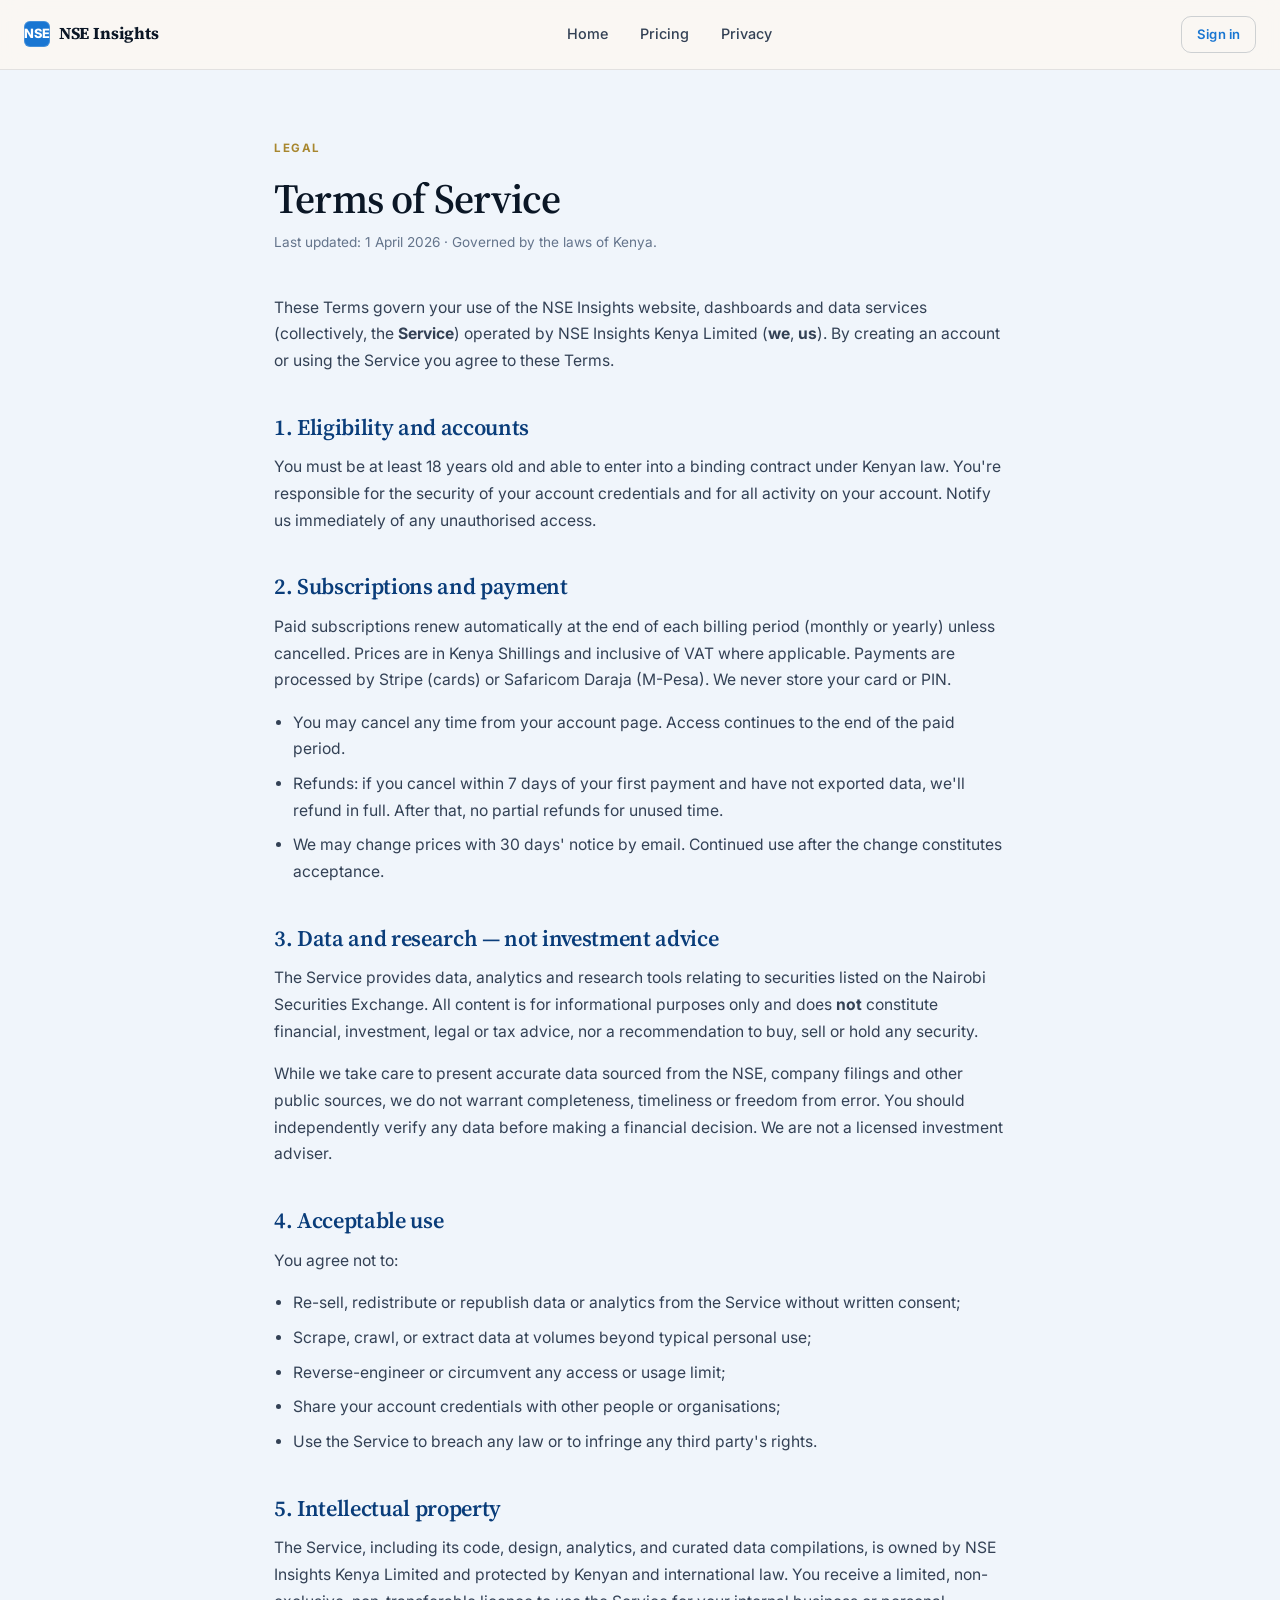
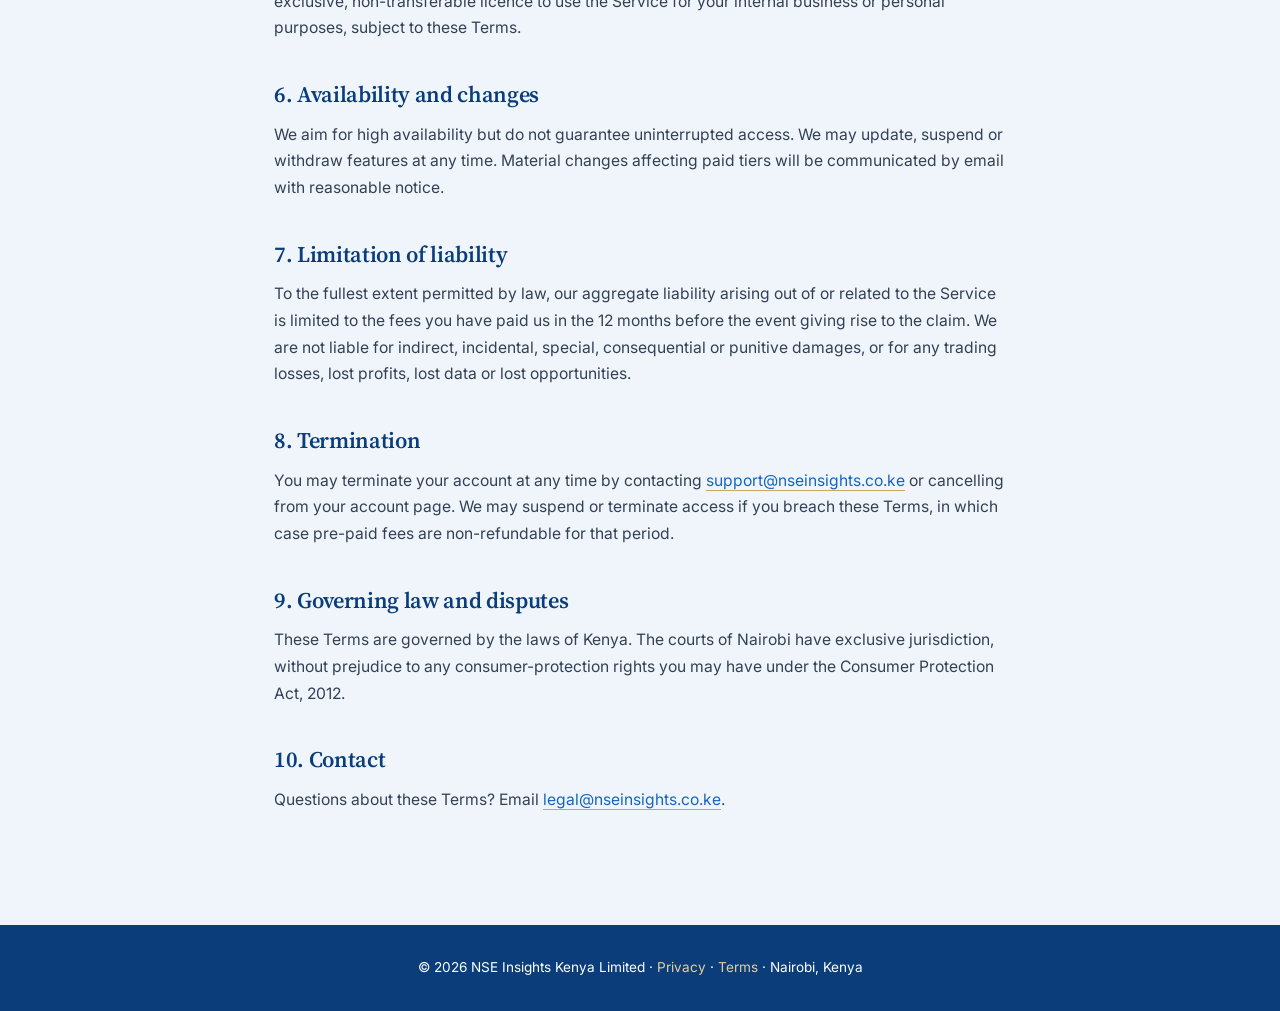
<file: frontend/terms.html>
<!DOCTYPE html>
<html lang="en">
<head>
<meta charset="UTF-8" />
<meta name="viewport" content="width=device-width, initial-scale=1.0" />
  <meta name="theme-color" content="#1e88ff" />
  <meta name="apple-mobile-web-app-capable" content="yes" />
  <meta name="apple-mobile-web-app-status-bar-style" content="default" />
  <link rel="manifest" href="manifest.webmanifest" />
  <link rel="icon" type="image/png" sizes="32x32" href="icons/favicon-32.png" />
  <link rel="apple-touch-icon" href="icons/icon-192.png" />

<title>Terms of Service — NSE Insights</title>
<link rel="stylesheet" href="tokens.css" />
<style>
  .nav { position: sticky; top: 0; z-index: 50; background: rgba(251,248,242,0.88); backdrop-filter: blur(10px); border-bottom: 1px solid var(--border); }
  .nav-inner { max-width: var(--content-wide); margin: 0 auto; padding: 1rem 1.5rem; display:flex; align-items:center; justify-content:space-between; }
  .nav-links { display: flex; gap: 2rem; }
  .nav-links a { color: var(--text-secondary); font-size: 0.9rem; font-weight: 500; }
  .nav-links a:hover { color: var(--text-primary); }
  .page { max-width: 780px; margin: 0 auto; padding: 4rem 1.5rem 6rem; }
  .eyebrow { margin-bottom: 1rem; }
  h1 { font-family: var(--font-serif); font-size: 2.6rem; letter-spacing: -0.02em; margin-bottom: 0.5rem; }
  .updated { color: var(--text-muted); font-size: 0.85rem; margin-bottom: 2.5rem; }
  h2 { font-family: var(--font-serif); font-size: 1.4rem; margin-top: 2.5rem; margin-bottom: 0.8rem; color: var(--navy-900); }
  body.dark h2 { color: var(--gold-400); }
  p, li { color: var(--text-secondary); line-height: 1.7; font-size: 0.98rem; }
  p { margin-bottom: 1rem; }
  ul { padding-left: 1.2rem; }
  li { margin-bottom: 0.5rem; }
  a.inline { color: var(--navy-700); border-bottom: 1px solid var(--gold-500); }
  body.dark a.inline { color: var(--gold-400); }
  footer { background: var(--navy-900); color: var(--text-on-navy); padding: 2rem 1.5rem; text-align: center; font-size: 0.85rem; }
  footer a { color: var(--gold-300); }
</style>
</head>
<body class="light">

<nav class="nav">
  <div class="nav-inner">
    <a href="landing.html" class="brand"><span class="brand-mark">NSE</span> NSE Insights</a>
    <div class="nav-links">
      <a href="landing.html">Home</a>
      <a href="pricing.html">Pricing</a>
      <a href="privacy.html">Privacy</a>
    </div>
    <a href="login.html" class="btn btn-outline btn-sm">Sign in</a>
  </div>
</nav>

<main class="page">
  <div class="eyebrow">Legal</div>
  <h1>Terms of Service</h1>
  <p class="updated">Last updated: 1 April 2026 · Governed by the laws of Kenya.</p>

  <p>These Terms govern your use of the NSE Insights website, dashboards and data services (collectively, the <strong>Service</strong>) operated by NSE Insights Kenya Limited (<strong>we</strong>, <strong>us</strong>). By creating an account or using the Service you agree to these Terms.</p>

  <h2>1. Eligibility and accounts</h2>
  <p>You must be at least 18 years old and able to enter into a binding contract under Kenyan law. You're responsible for the security of your account credentials and for all activity on your account. Notify us immediately of any unauthorised access.</p>

  <h2>2. Subscriptions and payment</h2>
  <p>Paid subscriptions renew automatically at the end of each billing period (monthly or yearly) unless cancelled. Prices are in Kenya Shillings and inclusive of VAT where applicable. Payments are processed by Stripe (cards) or Safaricom Daraja (M-Pesa). We never store your card or PIN.</p>
  <ul>
    <li>You may cancel any time from your account page. Access continues to the end of the paid period.</li>
    <li>Refunds: if you cancel within 7 days of your first payment and have not exported data, we'll refund in full. After that, no partial refunds for unused time.</li>
    <li>We may change prices with 30 days' notice by email. Continued use after the change constitutes acceptance.</li>
  </ul>

  <h2>3. Data and research — not investment advice</h2>
  <p>The Service provides data, analytics and research tools relating to securities listed on the Nairobi Securities Exchange. All content is for informational purposes only and does <strong>not</strong> constitute financial, investment, legal or tax advice, nor a recommendation to buy, sell or hold any security.</p>
  <p>While we take care to present accurate data sourced from the NSE, company filings and other public sources, we do not warrant completeness, timeliness or freedom from error. You should independently verify any data before making a financial decision. We are not a licensed investment adviser.</p>

  <h2>4. Acceptable use</h2>
  <p>You agree not to:</p>
  <ul>
    <li>Re-sell, redistribute or republish data or analytics from the Service without written consent;</li>
    <li>Scrape, crawl, or extract data at volumes beyond typical personal use;</li>
    <li>Reverse-engineer or circumvent any access or usage limit;</li>
    <li>Share your account credentials with other people or organisations;</li>
    <li>Use the Service to breach any law or to infringe any third party's rights.</li>
  </ul>

  <h2>5. Intellectual property</h2>
  <p>The Service, including its code, design, analytics, and curated data compilations, is owned by NSE Insights Kenya Limited and protected by Kenyan and international law. You receive a limited, non-exclusive, non-transferable licence to use the Service for your internal business or personal purposes, subject to these Terms.</p>

  <h2>6. Availability and changes</h2>
  <p>We aim for high availability but do not guarantee uninterrupted access. We may update, suspend or withdraw features at any time. Material changes affecting paid tiers will be communicated by email with reasonable notice.</p>

  <h2>7. Limitation of liability</h2>
  <p>To the fullest extent permitted by law, our aggregate liability arising out of or related to the Service is limited to the fees you have paid us in the 12 months before the event giving rise to the claim. We are not liable for indirect, incidental, special, consequential or punitive damages, or for any trading losses, lost profits, lost data or lost opportunities.</p>

  <h2>8. Termination</h2>
  <p>You may terminate your account at any time by contacting <a class="inline" href="mailto:support@nseinsights.co.ke">support@nseinsights.co.ke</a> or cancelling from your account page. We may suspend or terminate access if you breach these Terms, in which case pre-paid fees are non-refundable for that period.</p>

  <h2>9. Governing law and disputes</h2>
  <p>These Terms are governed by the laws of Kenya. The courts of Nairobi have exclusive jurisdiction, without prejudice to any consumer-protection rights you may have under the Consumer Protection Act, 2012.</p>

  <h2>10. Contact</h2>
  <p>Questions about these Terms? Email <a class="inline" href="mailto:legal@nseinsights.co.ke">legal@nseinsights.co.ke</a>.</p>
</main>

<footer>
  © 2026 NSE Insights Kenya Limited · <a href="privacy.html">Privacy</a> · <a href="terms.html">Terms</a> · Nairobi, Kenya
</footer>

  <script>
    if ('serviceWorker' in navigator) { window.addEventListener('load', () => navigator.serviceWorker.register('sw.js').catch(()=>{})); }
  </script>
</body>
</html>
</file>
<file: frontend/tokens.css>
/* ============================================================
   NSE Insights — Design Tokens
   Vivid Blue + Gold + Cream  ·  PWA-ready
   Single source of truth for every page.

   Note: --navy-* names are kept as aliases for backward
   compatibility. They now point at a vivid blue scale
   (centred on #1e88ff). The original deep navy lives on as
   --ink-* for dark "ink" surfaces.
   ============================================================ */

@import url('https://fonts.googleapis.com/css2?family=Inter:wght@400;600;700;800&family=Source+Serif+4:ital,wght@0,400;0,600;0,700;1,400&family=JetBrains+Mono:wght@400;500;600&display=swap');

:root {
  /* Brand — Vivid Blue (#1e88ff family) */
  --blue-900: #062c5e;
  --blue-800: #0a3d7a;
  --blue-700: #1565c0;
  --blue-600: #1976d2;
  --blue-500: #1e88ff;
  --blue-400: #4ba3ff;
  --blue-300: #82bfff;
  --blue-200: #b3d8ff;
  --blue-100: #d6e8ff;
  --blue-050: #eef5ff;

  /* Backward-compatible aliases */
  --navy-900: var(--blue-800);
  --navy-800: var(--blue-700);
  --navy-700: var(--blue-700);
  --navy-600: var(--blue-600);
  --navy-500: var(--blue-500);
  --navy-400: var(--blue-400);
  --navy-300: var(--blue-300);
  --navy-200: var(--blue-200);
  --navy-100: var(--blue-100);
  --navy-050: var(--blue-050);

  /* Accent — Muted Gold */
  --gold-700: #8a6f2b;
  --gold-600: #a8872f;
  --gold-500: #c9a961;
  --gold-400: #d9bd7c;
  --gold-300: #e6cf9d;
  --gold-200: #f1e3c2;
  --gold-100: #faf3e1;

  /* Ink — deep dark surfaces */
  --ink-900:           #0a1220;
  --ink-800:           #0f1a2e;
  --ink-700:           #14233d;
  --ink-foreground:    #e8edf5;
  --ink-foreground-65: rgba(232, 237, 245, 0.65);
  --ink-foreground-35: rgba(232, 237, 245, 0.65);

  /* Glass surface tint */
  --glass-bg:          rgba(255, 255, 255, 0.55);
  --glass-bg-strong:   rgba(255, 255, 255, 0.78);
  --glass-border:      rgba(10, 37, 64, 0.08);
  --glass-blur:        18px;

  /* Neutrals */
  --ink:           #0b1726;
  --ink-soft:      #1f2b3d;
  --slate-900:     #111827;
  --slate-700:     #334155;
  --slate-500:     #64748b;
  --slate-400:     #94a3b8;
  --slate-300:     #cbd5e1;
  --slate-200:     #e2e8f0;
  --slate-100:     #f1f5f9;
  --cream:         #fbf8f2;
  --cream-sunk:    #f4efe4;
  --paper:         #ffffff;

  /* Signals */
  --gain:          #16a34a;
  --gain-soft:     rgba(22, 163, 74, 0.12);
  --loss:          #dc2626;
  --loss-soft:     rgba(220, 38, 38, 0.12);
  --up:            var(--gain);
  --up-soft:       var(--gain-soft);
  --down:          var(--loss);
  --down-soft:     var(--loss-soft);
  --warn:          #d97706;
  --info:          var(--blue-600);

  /* Semantic — LIGHT mode */
  --bg-base:        #f0f5fb;
  --bg-surface:     var(--paper);
  --bg-card:        var(--paper);
  --bg-card-hover:  #f7fafd;
  --bg-sunk:        #e6eef7;
  --bg-inverse:     var(--ink-900);

  --text-primary:   var(--ink);
  --text-secondary: var(--slate-700);
  --text-muted:     var(--slate-500);
  --text-dim:       var(--slate-400);
  --text-on-blue:   #ffffff;
  --text-on-navy:   #ffffff;
  --text-on-gold:   var(--ink-900);

  --border:         rgba(10, 37, 64, 0.10);
  --border-strong:  rgba(10, 37, 64, 0.18);
  --border-gold:    rgba(201, 169, 97, 0.45);
  --border-dim:     rgba(10, 37, 64, 0.06);

  /* Primary action = vivid blue */
  --accent:          var(--blue-600);
  --accent-hover:    var(--blue-700);
  --accent-soft:     rgba(30, 136, 255, 0.10);
  --accent-contrast: var(--text-on-blue);
  --gold:            var(--gold-500);
  --gold-hover:      var(--gold-600);

  /* Chart palette */
  --chart-1: var(--blue-600);
  --chart-2: var(--gold-500);
  --chart-3: #0ea5e9;
  --chart-4: var(--gold-700);
  --chart-5: var(--blue-300);
  --chart-6: #d97706;
  --chart-7: #0f766e;
  --chart-8: #7c3aed;

  --chart-latest: var(--blue-600);
  --chart-hist:   rgba(30, 136, 255, 0.42);
  --chart-grid:   rgba(10, 37, 64, 0.08);

  /* Effects */
  --shadow-xs:     0 1px 2px rgba(10,37,64,0.06);
  --shadow-sm:     0 2px 6px rgba(10,37,64,0.08);
  --shadow-md:     0 6px 18px rgba(10,37,64,0.10);
  --shadow-lg:     0 18px 48px rgba(10,37,64,0.14);
  --shadow-blue:   0 8px 28px rgba(30,136,255,0.32);
  --shadow-gold:   0 4px 16px rgba(201,169,97,0.30);

  --radius-sm: 6px;
  --radius-md: 10px;
  --radius-lg: 14px;
  --radius-xl: 20px;

  --radius-squircle:    1.25rem;
  --radius-squircle-sm: 0.875rem;
  --radius-squircle-lg: 1.75rem;
  --radius-pill:        9999px;

  --font-sans: 'Inter', system-ui, -apple-system, 'Segoe UI', Roboto, sans-serif;
  --font-serif: 'Source Serif 4', Georgia, 'Times New Roman', serif;
  --font-mono: 'JetBrains Mono', ui-monospace, SFMono-Regular, Menlo, monospace;

  --content-max: 1180px;
  --content-wide: 1320px;
}

/* Dark Mode — matches landing page ink palette */
body.dark, html.dark {
  --bg-base:        #0a1220;    /* ink-900, same as landing */
  --bg-surface:     #0d1828;
  --bg-card:        #111e30;
  --bg-card-hover:  #162440;
  --bg-sunk:        #07101c;
  --bg-hover:       rgba(255,255,255,0.05);
  --bg-inverse:     var(--cream);

  --text-primary:   #e8edf5;   /* ink-foreground, same as landing */
  --text-secondary: rgba(232,237,245,0.72);
  --text-muted:     rgba(232,237,245,0.48);
  --text-dim:       rgba(232,237,245,0.30);
  --text-on-navy:   #ffffff;
  --text-on-gold:   var(--ink-900);

  --border:         rgba(255,255,255,0.08);   /* matches landing card borders */
  --border-strong:  rgba(255,255,255,0.14);
  --border-gold:    rgba(201, 169, 97, 0.45);
  --border-dim:     rgba(255,255,255,0.05);

  --accent:          var(--blue-500);
  --accent-hover:    var(--blue-400);
  --accent-soft:     rgba(30, 136, 255, 0.18);
  --accent-contrast: #ffffff;

  --glass-bg:        rgba(10, 18, 32, 0.60);
  --glass-bg-strong: rgba(10, 18, 32, 0.85);
  --glass-border:    rgba(255,255,255,0.08);

  --up:              #4ade80;
  --up-soft:         rgba(74, 222, 128, 0.12);
  --down:            #f87171;
  --down-soft:       rgba(248, 113, 113, 0.12);

  --chart-latest: var(--gold-500);
  --chart-hist:   rgba(201, 169, 97, 0.42);
  --chart-grid:   rgba(255, 255, 255, 0.06);

  --shadow-sm: 0 2px 6px rgba(0,0,0,0.50);
  --shadow-md: 0 6px 18px rgba(0,0,0,0.55);
  --shadow-lg: 0 18px 48px rgba(0,0,0,0.65);
}

/* Base */
*, *::before, *::after { box-sizing: border-box; }
html { scroll-behavior: smooth; -webkit-text-size-adjust: 100%; }
body {
  margin: 0;
  font-family: var(--font-sans);
  background: var(--bg-base);
  color: var(--text-primary);
  line-height: 1.55;
  -webkit-font-smoothing: antialiased;
  text-rendering: optimizeLegibility;
}

h1, h2, h3, h4, h5 {
  font-family: var(--font-serif);
  font-weight: 600;
  letter-spacing: -0.015em;
  color: var(--text-primary);
  line-height: 1.2;
  margin: 0;
}
p { margin: 0; color: var(--text-secondary); }

a { color: var(--blue-700); text-decoration: none; transition: color 0.15s ease; }
a:hover { color: var(--blue-600); }
body.dark a { color: var(--blue-400); }
body.dark a:hover { color: var(--blue-300); }

button { font-family: inherit; cursor: pointer; }
input, select, textarea { font-family: inherit; }
code, pre, .mono { font-family: var(--font-mono); }

/* Buttons */
.btn {
  display: inline-flex;
  align-items: center;
  justify-content: center;
  gap: 0.5rem;
  padding: 0.7rem 1.4rem;
  border-radius: var(--radius-md);
  font-size: 0.9rem;
  font-weight: 600;
  letter-spacing: 0.005em;
  border: 1px solid transparent;
  cursor: pointer;
  transition: all 0.18s ease;
  text-decoration: none;
  white-space: nowrap;
}
.btn-primary {
  background: var(--accent);
  color: var(--accent-contrast);
  border-color: var(--accent);
}
.btn-primary:hover { background: var(--accent-hover); border-color: var(--accent-hover); box-shadow: var(--shadow-blue); }
.btn-gold {
  background: var(--gold-500);
  color: var(--text-on-gold);
  border-color: var(--gold-500);
}
.btn-gold:hover { background: var(--gold-600); border-color: var(--gold-600); box-shadow: var(--shadow-gold); }
.btn-outline {
  background: transparent;
  color: var(--accent);
  border-color: var(--border-strong);
}
.btn-outline:hover { border-color: var(--accent); background: var(--accent-soft); }
body.dark .btn-outline { color: var(--text-primary); }
body.dark .btn-outline:hover { border-color: var(--gold-500); background: rgba(201,169,97,0.08); }
.btn-ghost { background: transparent; color: var(--text-secondary); border-color: transparent; }
.btn-ghost:hover { color: var(--text-primary); background: rgba(10,37,64,0.05); }
.btn-sm { padding: 0.45rem 0.95rem; font-size: 0.82rem; }
.btn-lg { padding: 0.95rem 1.8rem; font-size: 1rem; }
.btn-block { width: 100%; }

/* ============================================================
   Lovable-style design primitives
   ============================================================ */

.pill        { border-radius: var(--radius-pill); }
.squircle    { border-radius: var(--radius-squircle); }
.squircle-sm { border-radius: var(--radius-squircle-sm); }
.squircle-lg { border-radius: var(--radius-squircle-lg); }

.glass-surface,
.glass-surface-strong {
  background: var(--glass-bg);
  backdrop-filter: saturate(180%) blur(var(--glass-blur));
  -webkit-backdrop-filter: saturate(180%) blur(var(--glass-blur));
  border: 1px solid var(--glass-border);
  box-shadow: var(--shadow-sm);
}
.glass-surface-strong { background: var(--glass-bg-strong); }

.ink-surface {
  background: linear-gradient(180deg, var(--ink-800) 0%, var(--ink-900) 100%);
  color: var(--ink-foreground);
  border: 1px solid rgba(255,255,255,0.06);
  box-shadow: var(--shadow-md);
}
.ink-surface a { color: var(--ink-foreground); }
.ink-surface a:hover { color: var(--gold-300); }
.text-ink-foreground    { color: var(--ink-foreground); }
.text-ink-foreground-65 { color: var(--ink-foreground-65); }

.metallic-button {
  display: inline-flex;
  align-items: center;
  justify-content: center;
  gap: 0.5rem;
  padding: 0.65rem 1.35rem;
  background:
    linear-gradient(180deg, rgba(255,255,255,0.20) 0%, rgba(255,255,255,0) 50%),
    linear-gradient(180deg, var(--blue-500) 0%, var(--blue-700) 100%);
  color: #fff;
  font-weight: 600;
  font-size: 0.875rem;
  letter-spacing: 0.005em;
  border: 1px solid rgba(255,255,255,0.18);
  box-shadow:
    inset 0 1px 0 rgba(255,255,255,0.30),
    inset 0 -1px 0 rgba(0,0,0,0.20),
    0 6px 16px rgba(30,136,255,0.32);
  text-decoration: none;
  cursor: pointer;
  transition: transform 0.12s ease, box-shadow 0.18s ease, filter 0.18s ease;
}
.metallic-button:hover {
  filter: brightness(1.06);
  box-shadow: inset 0 1px 0 rgba(255,255,255,0.35), inset 0 -1px 0 rgba(0,0,0,0.25), 0 10px 22px rgba(30,136,255,0.40);
}
.metallic-button:active { transform: translateY(1px); }
.metallic-button.gold {
  background:
    linear-gradient(180deg, rgba(255,255,255,0.20) 0%, rgba(255,255,255,0) 50%),
    linear-gradient(180deg, var(--gold-400) 0%, var(--gold-600) 100%);
  color: var(--ink-900);
  box-shadow: inset 0 1px 0 rgba(255,255,255,0.45), inset 0 -1px 0 rgba(0,0,0,0.18), 0 6px 16px rgba(201,169,97,0.35);
}

.ghost-button {
  display: inline-flex;
  align-items: center;
  justify-content: center;
  gap: 0.5rem;
  padding: 0.6rem 1.25rem;
  background: rgba(10, 37, 64, 0.04);
  color: var(--text-primary);
  font-weight: 500;
  font-size: 0.875rem;
  border: 1px solid var(--border);
  text-decoration: none;
  cursor: pointer;
  transition: background 0.18s ease, border-color 0.18s ease;
}
.ghost-button:hover { background: rgba(10, 37, 64, 0.08); border-color: var(--border-strong); }
body.dark .ghost-button { background: rgba(255,255,255,0.04); border-color: var(--border); }
body.dark .ghost-button:hover { background: rgba(255,255,255,0.08); }

.metallic-input {
  background: linear-gradient(180deg, rgba(255,255,255,0.95), rgba(255,255,255,0.82));
  border: 1px solid var(--border);
  border-radius: var(--radius-squircle-sm);
  box-shadow: inset 0 1px 0 rgba(255,255,255,0.6), 0 1px 2px rgba(10,37,64,0.04);
  color: var(--text-primary);
  outline: none;
  transition: border-color 0.18s ease, box-shadow 0.18s ease;
}
.metallic-input:focus {
  border-color: var(--accent);
  box-shadow: inset 0 1px 0 rgba(255,255,255,0.6), 0 0 0 4px var(--accent-soft);
}
body.dark .metallic-input {
  background: linear-gradient(180deg, rgba(15,35,57,0.95), rgba(10,18,32,0.82));
  color: var(--text-primary);
  border-color: var(--border);
}

.hero-rings {
  background-image:
    radial-gradient(circle at 50% 40%, rgba(30,136,255,0.10) 0%, transparent 38%),
    radial-gradient(circle at 50% 40%, transparent 38%, rgba(30,136,255,0.06) 39%, transparent 40%),
    radial-gradient(circle at 50% 40%, transparent 50%, rgba(30,136,255,0.04) 51%, transparent 52%);
  pointer-events: none;
}

.text-foreground       { color: var(--text-primary); }
.text-muted-foreground { color: var(--text-muted); }
.text-gain { color: var(--gain); }
.text-loss { color: var(--loss); }
.bg-gain   { background: var(--gain); }
.bg-loss   { background: var(--loss); }

/* Brand */
.brand {
  display: inline-flex;
  align-items: center;
  gap: 0.55rem;
  font-weight: 700;
  font-size: 1.05rem;
  letter-spacing: -0.01em;
  color: var(--text-primary);
  text-decoration: none;
  font-family: var(--font-serif);
}
.brand-mark {
  width: 26px; height: 26px;
  background: var(--accent);
  border-radius: 6px;
  display: grid; place-items: center;
  color: #ffffff;
  font-size: 0.8rem;
  font-weight: 800;
  font-family: var(--font-sans);
  box-shadow: inset 0 0 0 1px rgba(255,255,255,0.18);
}
body.dark .brand-mark { background: var(--blue-500); color: #ffffff; box-shadow: inset 0 0 0 1px rgba(255,255,255,0.18); }

/* Utility */
.eyebrow {
  display: inline-block;
  font-size: 0.72rem;
  font-weight: 700;
  letter-spacing: 0.14em;
  text-transform: uppercase;
  color: var(--gold-600);
}
body.dark .eyebrow { color: var(--gold-400); }

.chip {
  display: inline-flex;
  align-items: center;
  gap: 0.4rem;
  padding: 0.25rem 0.7rem;
  border-radius: 99px;
  font-size: 0.72rem;
  font-weight: 600;
  border: 1px solid var(--border);
  background: var(--bg-surface);
  color: var(--text-secondary);
}
.chip .dot { width: 6px; height: 6px; background: var(--accent); border-radius: 50%; }

.divider { height: 1px; background: var(--border); border: 0; margin: 2rem 0; }
.container { max-width: var(--content-max); margin: 0 auto; padding: 0 1.5rem; }
.container-wide { max-width: var(--content-wide); margin: 0 auto; padding: 0 1.5rem; }

::-webkit-scrollbar { width: 10px; height: 10px; }
::-webkit-scrollbar-track { background: transparent; }
::-webkit-scrollbar-thumb { background: rgba(10,37,64,0.18); border-radius: 6px; }
::-webkit-scrollbar-thumb:hover { background: rgba(10,37,64,0.30); }
body.dark ::-webkit-scrollbar-thumb { background: rgba(201,169,97,0.20); }
body.dark ::-webkit-scrollbar-thumb:hover { background: rgba(201,169,97,0.35); }

:focus-visible { outline: 2px solid var(--accent); outline-offset: 2px; border-radius: 4px; }
</file>
<file: frontend/components.css>
/* ============================================================
   NSE Insights — Shared Component Layer
   Load after tokens.css. Defines one set of components
   that adapt to the surface skin via data-surface attribute.
   ============================================================ */

/* ── Surface skins ─────────────────────────────────────────── */
[data-surface="marketing"] {
  --card-bg:  rgba(255,255,255,0.03);
  --card-bd:  rgba(255,255,255,0.08);
}
[data-surface="app"] {
  --card-bg:  #ffffff;
  --card-bd:  rgba(15,23,42,0.10);
}
body.dark[data-surface="app"] {
  --card-bg:  #111e30;
  --card-bd:  rgba(255,255,255,0.08);
}

/* ── Card ───────────────────────────────────────────────────── */
.card {
  background: var(--card-bg, var(--bg-card));
  border: 1px solid var(--card-bd, var(--border));
  border-radius: 14px;
}

/* ── Unified Button Scale ───────────────────────────────────── */
.btn {
  display: inline-flex;
  align-items: center;
  justify-content: center;
  min-height: 44px;
  padding: 0 22px;
  gap: 8px;
  font: 600 14px/1 "Inter", system-ui, sans-serif;
  border-radius: 10px;
  border: 1px solid transparent;
  cursor: pointer;
  transition: background .15s, box-shadow .2s, transform .12s;
  text-decoration: none;
  white-space: nowrap;
}
.btn:focus-visible {
  outline: 3px solid var(--accent);
  outline-offset: 2px;
}
.btn:active { transform: translateY(1px); }

.btn--primary {
  background: var(--accent);
  color: #fff;
  border-color: var(--accent);
}
.btn--primary:hover { filter: brightness(1.08); }

.btn--secondary {
  background: transparent;
  color: var(--accent);
  border-color: var(--border-strong);
}
.btn--secondary:hover { background: var(--accent-soft); }

.btn--ghost {
  background: transparent;
  color: var(--text-secondary);
  border: 0;
  min-height: 40px;
  padding: 0 16px;
}
.btn--ghost:hover { color: var(--text-primary); background: var(--bg-hover, rgba(10,37,64,0.05)); }

/* CTA — metallic blue, 5.7:1 AA contrast on any surface */
.btn--cta {
  min-height: 48px;
  padding: 0 26px;
  font-size: 15px;
  font-weight: 700;
  color: #fff;
  background: linear-gradient(180deg, #1e7ae0 0%, #0d47a1 100%);
  border-color: rgba(255,255,255,0.18);
  box-shadow:
    inset 0 1px 0 rgba(255,255,255,0.28),
    0 6px 16px rgba(13,71,161,0.45);
}
.btn--cta:hover {
  filter: brightness(1.07);
  transform: translateY(-1px);
  box-shadow:
    inset 0 1px 0 rgba(255,255,255,0.32),
    0 10px 22px rgba(13,71,161,0.55);
}
@media (max-width: 640px) {
  .hero .btn--cta { display: block; width: 100%; text-align: center; }
}

/* ── Input ──────────────────────────────────────────────────── */
.input {
  min-height: 44px;
  padding: 0 14px;
  border-radius: 10px;
  border: 1px solid var(--border-strong);
  background: var(--bg-surface);
  color: var(--text-primary);
  font: 400 14px/1 "Inter", system-ui, sans-serif;
  outline: none;
  transition: border-color .15s, box-shadow .15s;
}
.input:focus {
  border-color: var(--accent);
  box-shadow: 0 0 0 3px var(--accent-soft);
}
</file>
